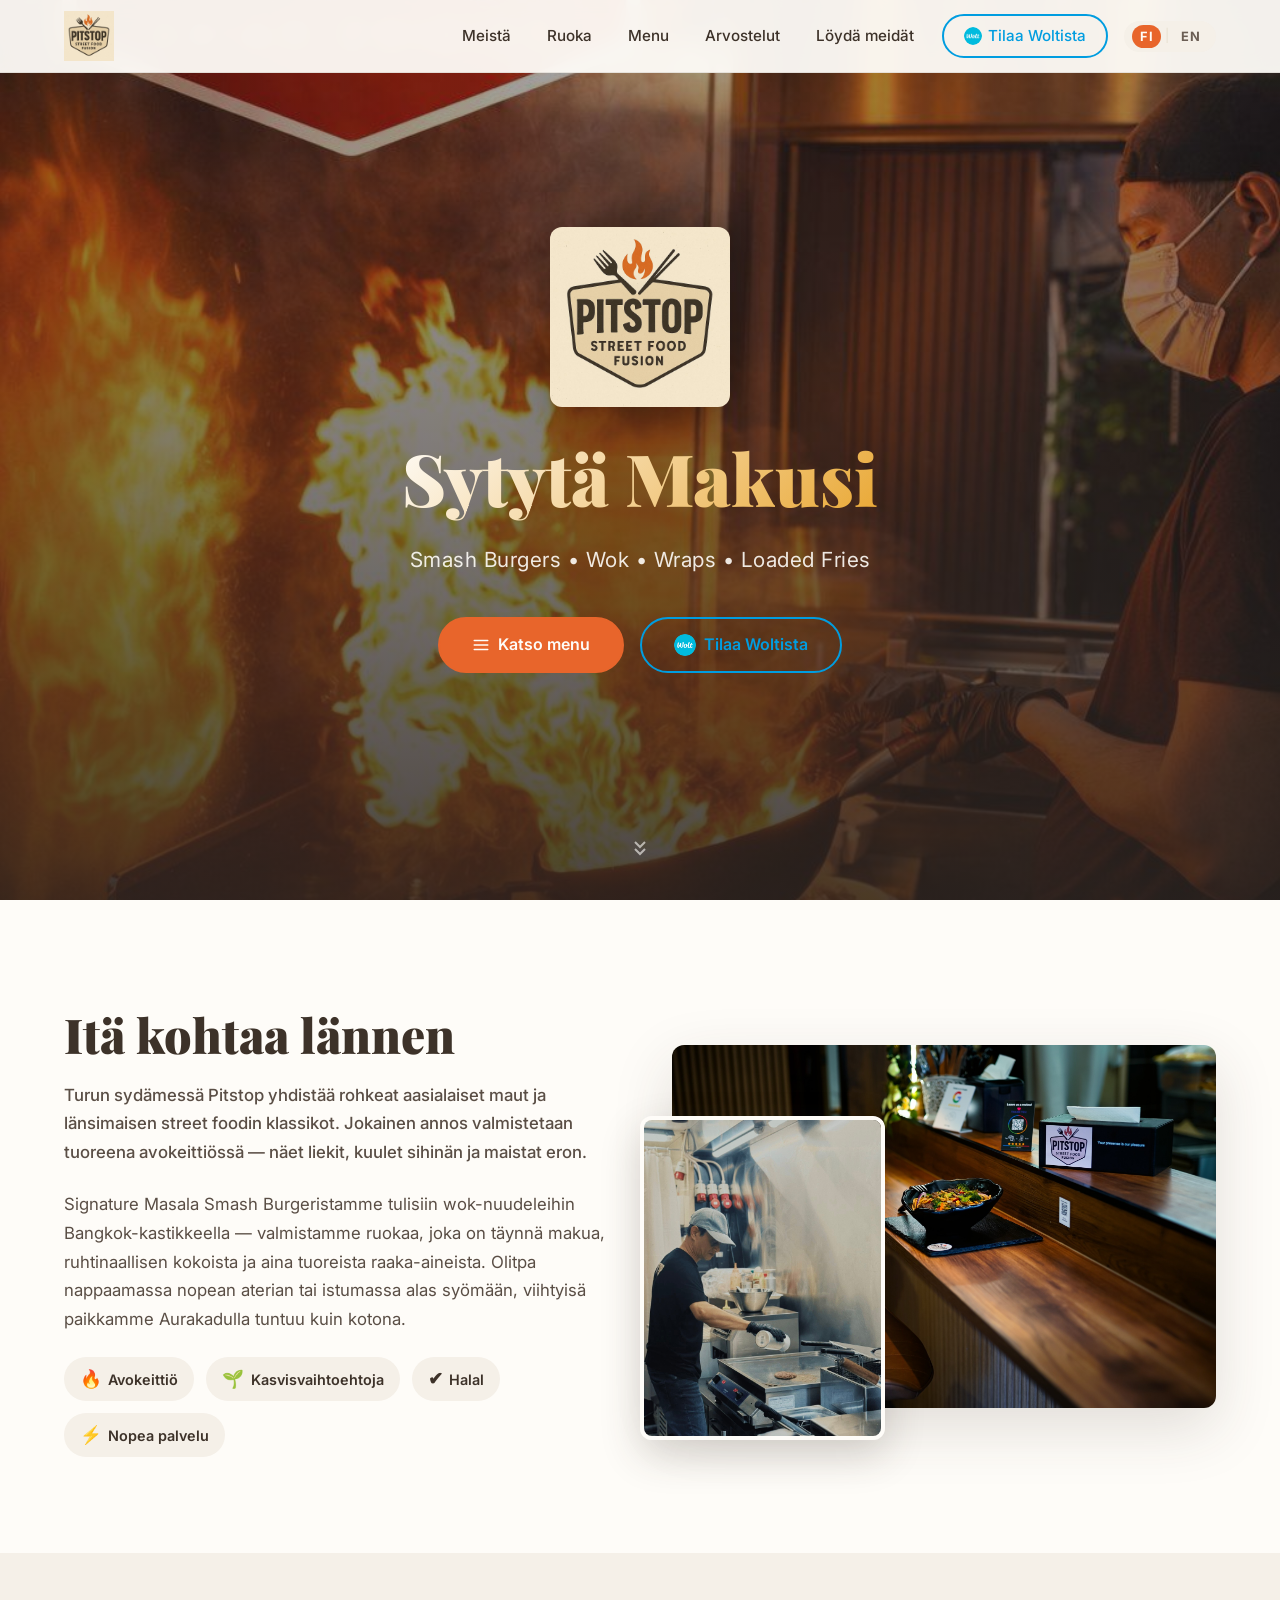
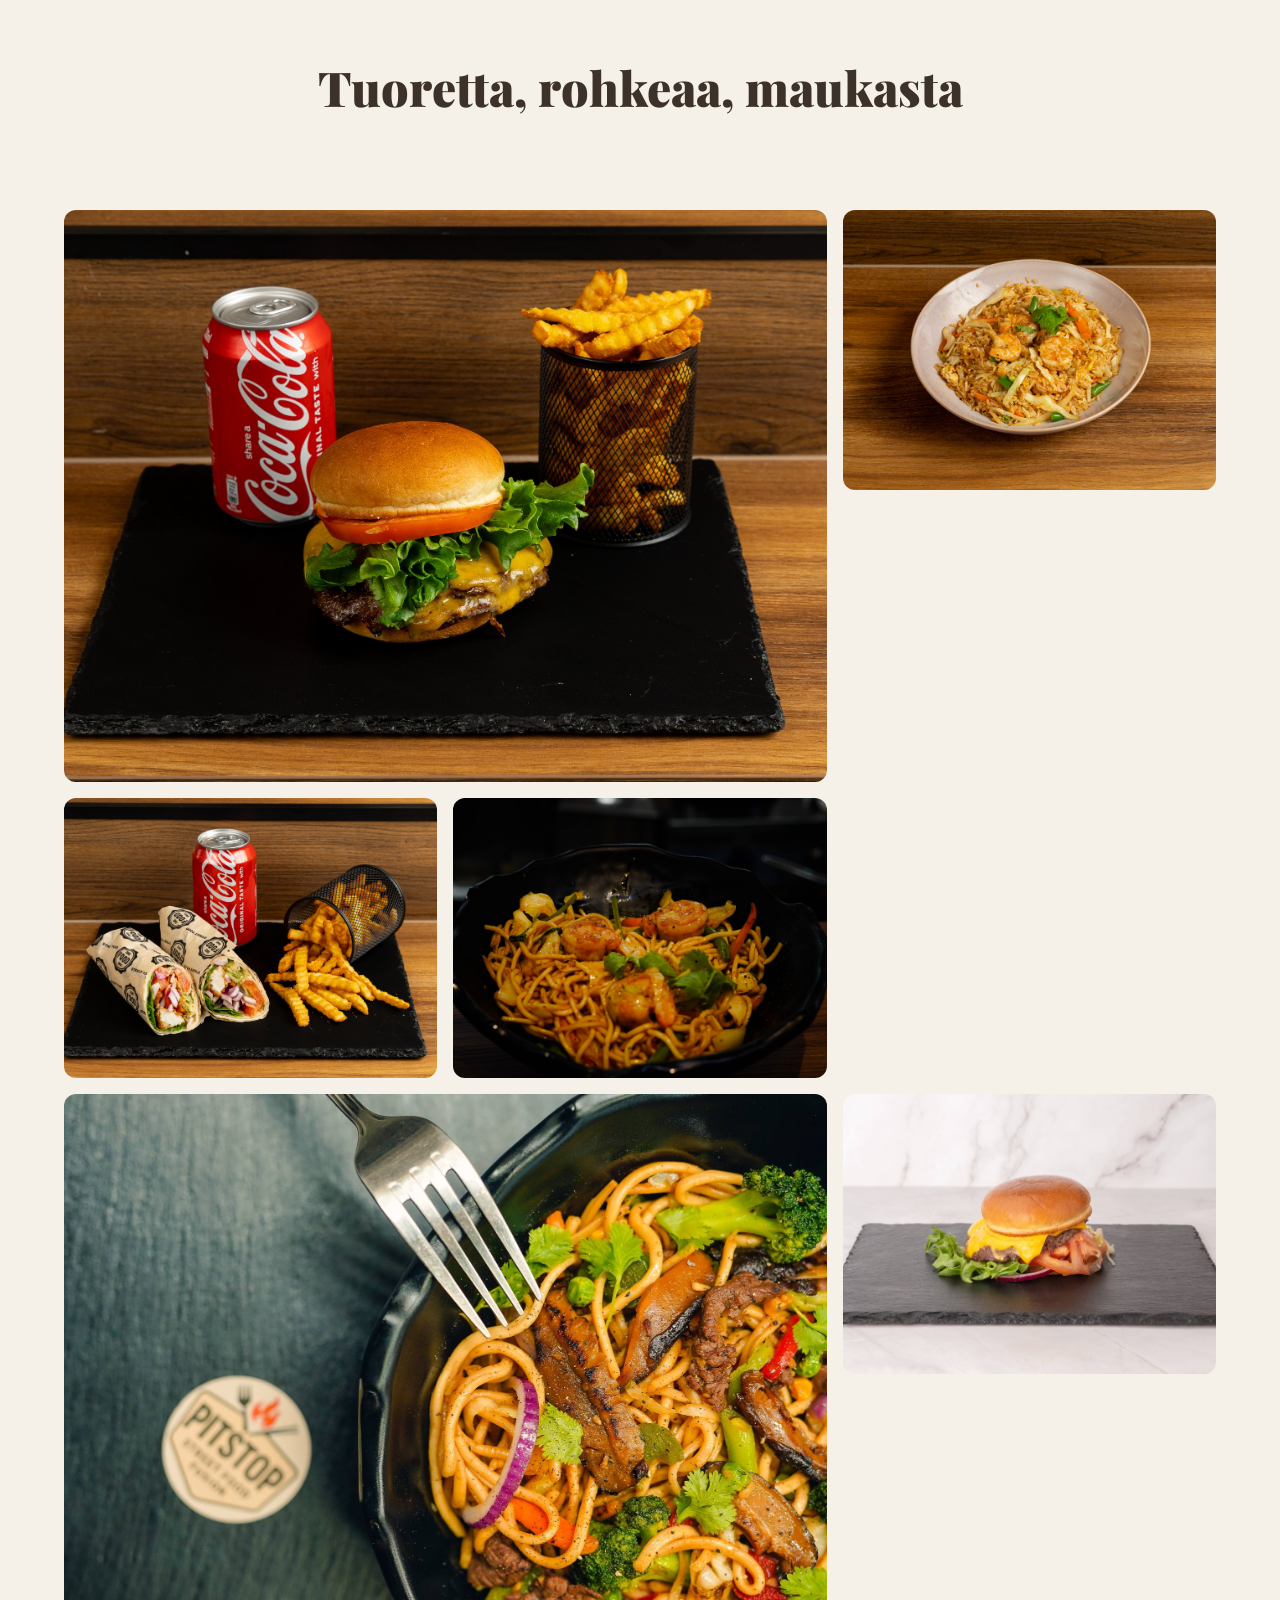
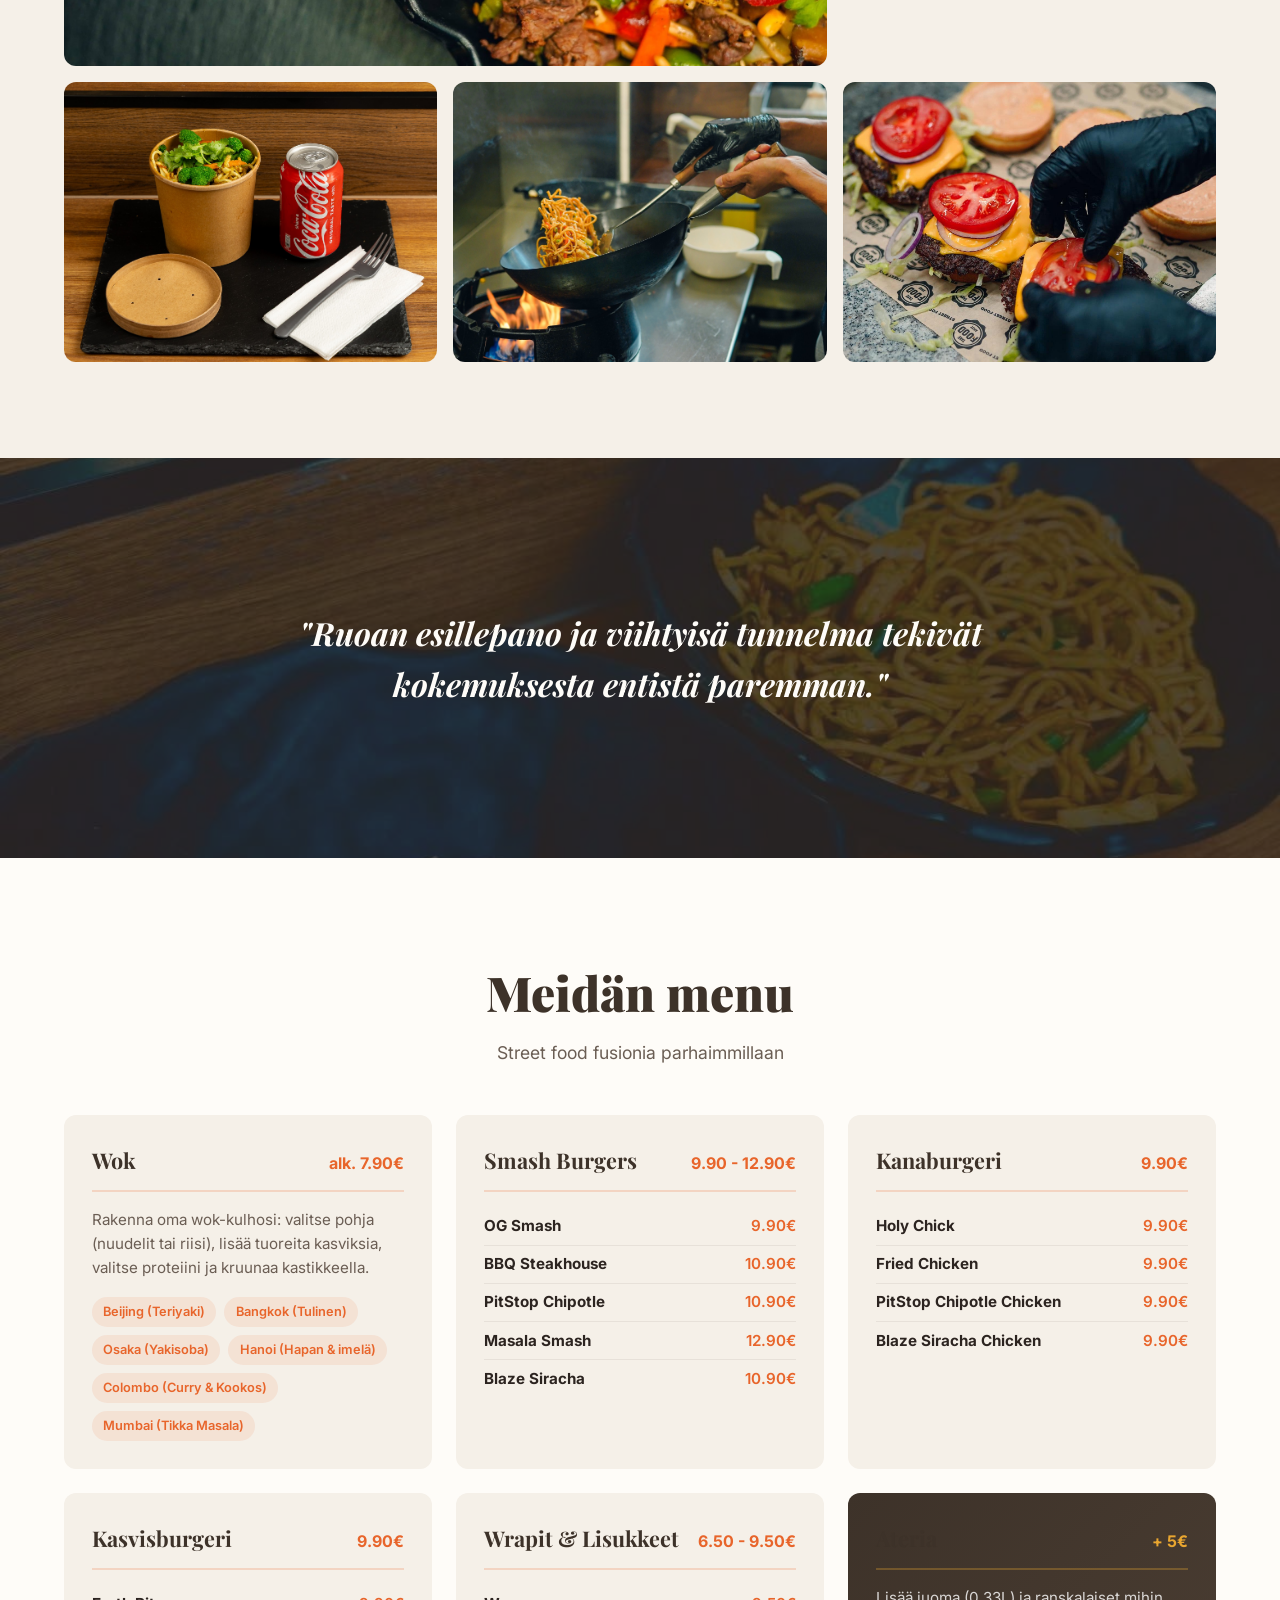
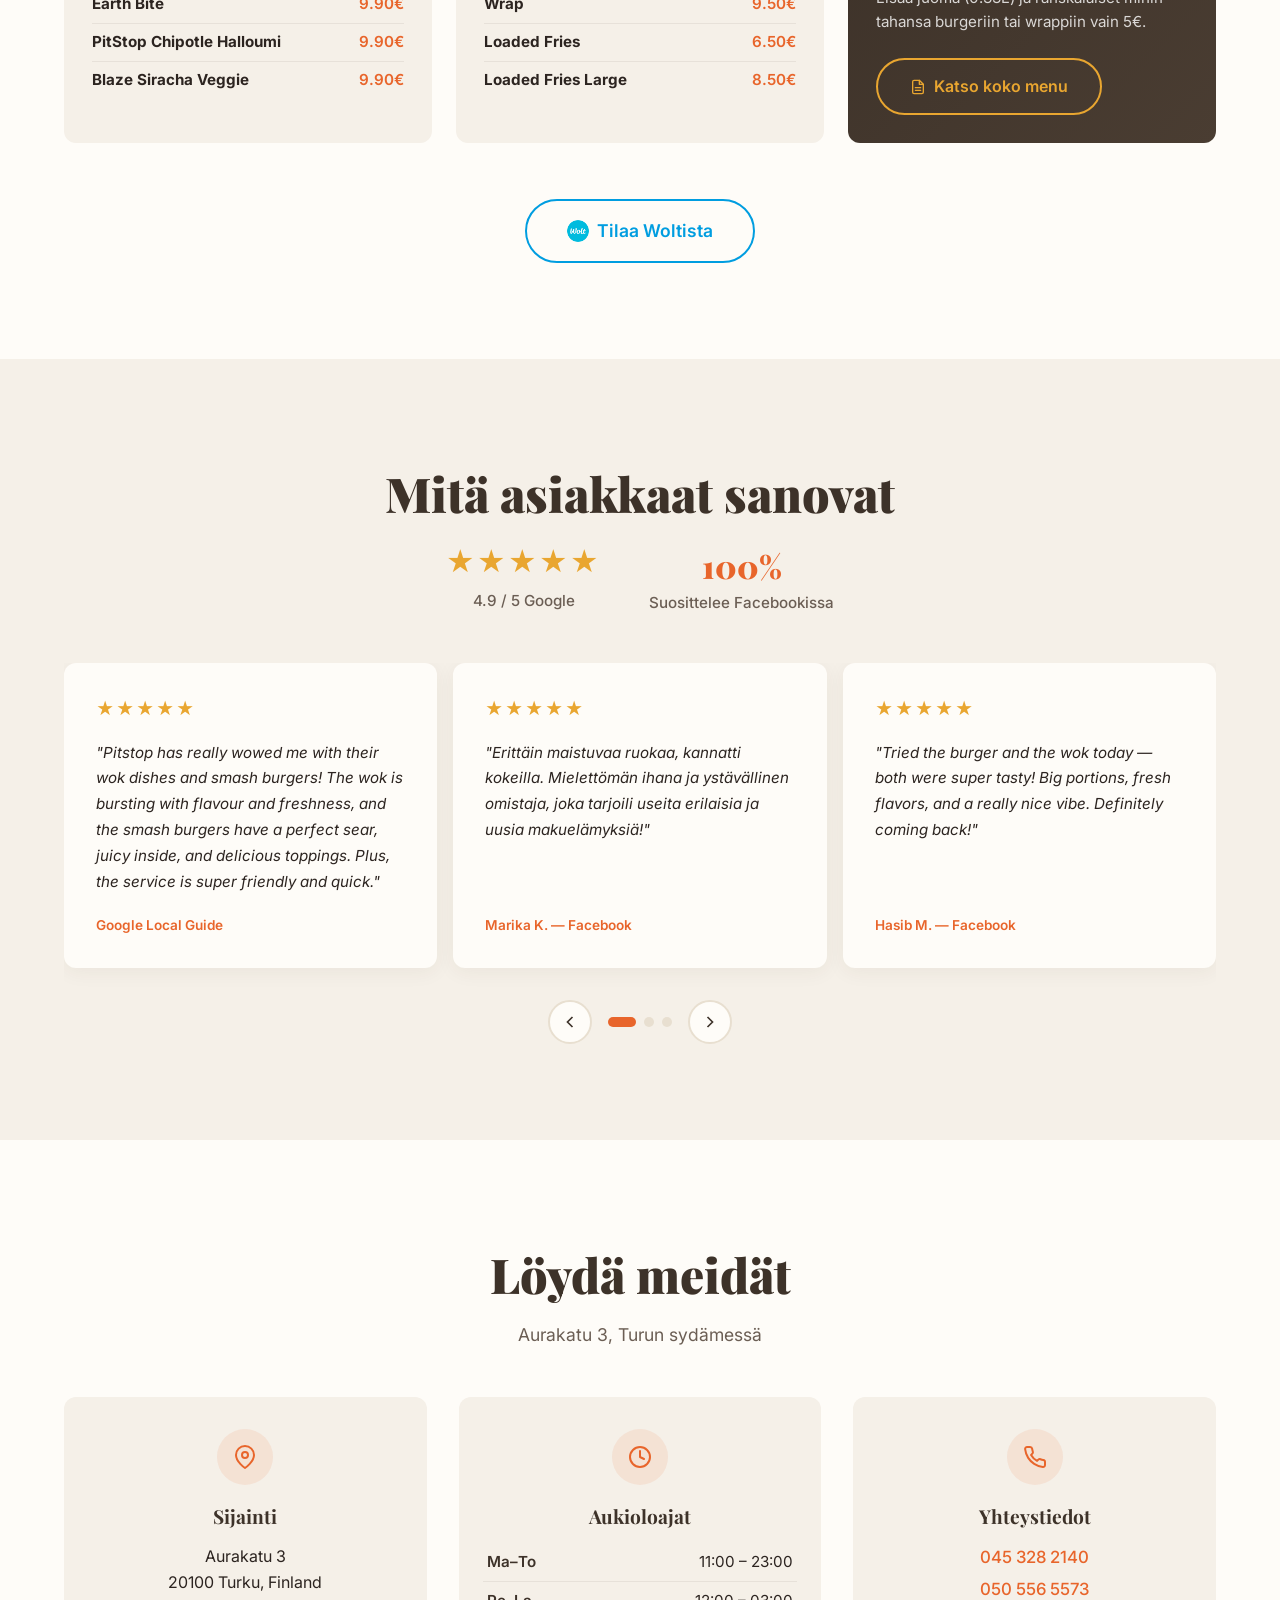
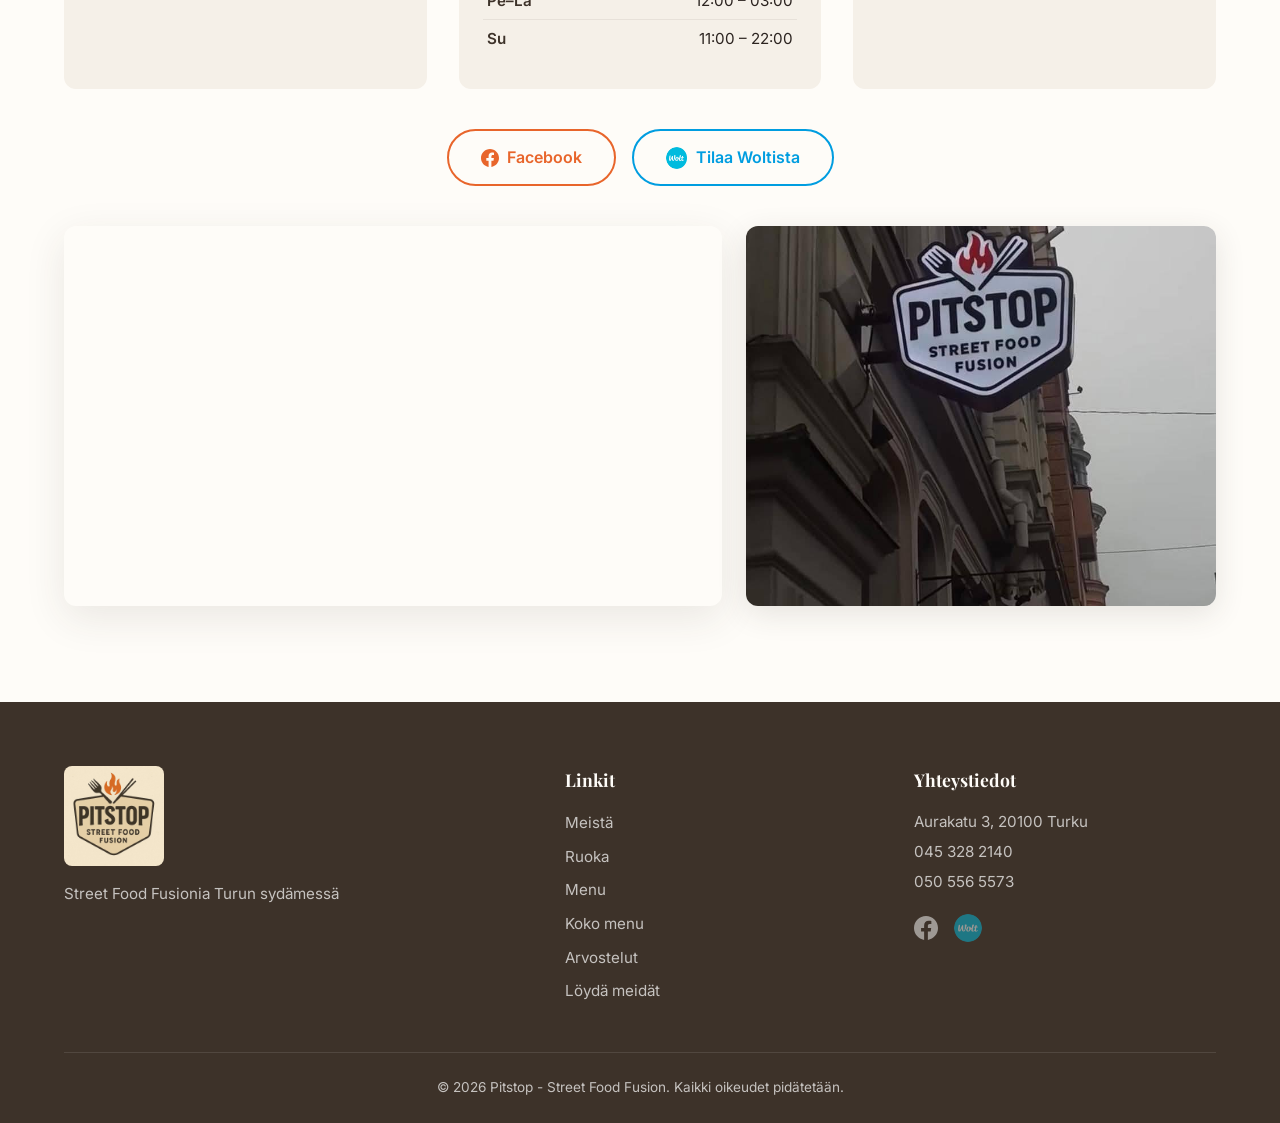
<file: site/index.html>
<!doctype html>
<html lang="fi">
  <head>
    <meta charset="UTF-8" />
    <meta name="viewport" content="width=device-width, initial-scale=1.0" />
    <title>Pitstop - Street Food Fusion | Turku</title>
    <meta
      name="description"
      content="Pitstop Street Food Fusion - Smash burgereita, wok-annoksia, wrappejä ja loaded friessejä Turun sydämessä. Tuoreita raaka-aineita, rohkeita makuja, viihtyisä tunnelma."
    />
    <meta property="og:title" content="Pitstop - Street Food Fusion | Turku" />
    <meta
      property="og:description"
      content="Smash burgereita, wok-annoksia, wrappejä & loaded friessejä. Tuoretta, rohkeaa, valmistettu silmiesi edessä."
    />
    <meta property="og:image" content="../pitstop_logo.jpg" />
    <meta property="og:type" content="website" />
    <link rel="icon" type="image/jpeg" href="../pitstop_logo.jpg" />
    <link rel="preconnect" href="https://fonts.googleapis.com" />
    <link rel="preconnect" href="https://fonts.gstatic.com" crossorigin />
    <link
      href="https://fonts.googleapis.com/css2?family=Playfair+Display:wght@700;900&family=Inter:wght@400;500;600;700&display=swap"
      rel="stylesheet"
    />
    <link rel="stylesheet" href="css/style.css" />
  </head>
  <body>
    <!-- Navigation -->
    <nav class="navbar" id="navbar">
      <div class="nav-container">
        <a href="#hero" class="nav-logo">
          <img
            src="../pitstop_logo.jpg"
            alt="Pitstop Street Food Fusion"
            class="nav-logo-img"
          />
        </a>
        <button
          class="nav-toggle"
          id="navToggle"
          aria-label="Toggle navigation"
        >
          <span class="hamburger"></span>
        </button>
        <ul class="nav-menu" id="navMenu">
          <li>
            <a href="#about" class="nav-link"
              ><span class="lang-fi">Meistä</span
              ><span class="lang-en">About</span></a
            >
          </li>
          <li>
            <a href="#food" class="nav-link"
              ><span class="lang-fi">Ruoka</span
              ><span class="lang-en">Food</span></a
            >
          </li>
          <li><a href="#menu" class="nav-link">Menu</a></li>
          <li>
            <a href="#reviews" class="nav-link"
              ><span class="lang-fi">Arvostelut</span
              ><span class="lang-en">Reviews</span></a
            >
          </li>
          <li>
            <a href="#contact" class="nav-link"
              ><span class="lang-fi">Löydä meidät</span
              ><span class="lang-en">Visit Us</span></a
            >
          </li>
          <li>
            <a
              href="https://wolt.com/fi/fin/turku/restaurant/ravintola-pitstop"
              target="_blank"
              rel="noopener"
              class="nav-link nav-cta"
            >
              <img src="../Wolt_logo.png" alt="" class="btn-wolt-icon" />
              <span class="lang-fi">Tilaa Woltista</span
              ><span class="lang-en">Order on Wolt</span>
            </a>
          </li>
          <li class="nav-lang-item">
            <div class="lang-switch">
              <button
                class="lang-option active"
                data-lang="fi"
                aria-label="Suomeksi"
              >
                FI
              </button>
              <span class="lang-divider">|</span>
              <button class="lang-option" data-lang="en" aria-label="English">
                EN
              </button>
            </div>
          </li>
        </ul>
      </div>
    </nav>
    <div class="nav-backdrop" id="navBackdrop"></div>

    <!-- Hero Section -->
    <section class="hero" id="hero">
      <div class="hero-bg">
        <img
          src="../images/pitstop_ignite_your_taste_flames_pan.jpg"
          alt="Chef cooking with flames at Pitstop"
          class="hero-bg-img"
        />
      </div>
      <div class="hero-overlay"></div>
      <div class="hero-content">
        <img src="../pitstop_logo.jpg" alt="Pitstop Logo" class="hero-logo" />
        <p class="hero-tagline">
          <span class="lang-fi">Sytytä Makusi</span
          ><span class="lang-en">Ignite Your Taste</span>
        </p>
        <p class="hero-sub">
          Smash Burgers &bull; Wok &bull; Wraps &bull; Loaded Fries
        </p>
        <div class="hero-actions">
          <a href="#menu" class="btn btn-primary">
            <svg
              class="btn-icon"
              width="18"
              height="18"
              viewBox="0 0 24 24"
              fill="none"
              stroke="currentColor"
              stroke-width="2"
              stroke-linecap="round"
              stroke-linejoin="round"
            >
              <line x1="3" y1="6" x2="21" y2="6" />
              <line x1="3" y1="12" x2="21" y2="12" />
              <line x1="3" y1="18" x2="21" y2="18" />
            </svg>
            <span class="lang-fi">Katso menu</span
            ><span class="lang-en">See Our Menu</span>
          </a>
          <a
            href="https://wolt.com/fi/fin/turku/restaurant/ravintola-pitstop"
            target="_blank"
            rel="noopener"
            class="btn btn-wolt"
          >
            <img src="../Wolt_logo.png" alt="" class="btn-wolt-icon" />
            <span class="lang-fi">Tilaa Woltista</span
            ><span class="lang-en">Order on Wolt</span>
          </a>
        </div>
      </div>
      <a href="#about" class="scroll-indicator" aria-label="Scroll down">
        <svg
          width="24"
          height="24"
          viewBox="0 0 24 24"
          fill="none"
          stroke="currentColor"
          stroke-width="2"
        >
          <path d="M7 13l5 5 5-5M7 6l5 5 5-5" />
        </svg>
      </a>
    </section>

    <!-- About Section -->
    <section class="section about" id="about">
      <div class="container">
        <div class="about-grid">
          <div class="about-text fade-in">
            <h2 class="section-title">
              <span class="lang-fi">Itä kohtaa lännen</span
              ><span class="lang-en">Where East Meets West</span>
            </h2>
            <p class="about-lead lang-fi">
              Turun sydämessä Pitstop yhdistää rohkeat aasialaiset maut ja
              länsimaisen street foodin klassikot. Jokainen annos valmistetaan
              tuoreena avokeittiössä &mdash; näet liekit, kuulet sihinän ja
              maistat eron.
            </p>
            <p class="about-lead lang-en">
              In the heart of Turku, Pitstop brings together bold Asian flavors
              and Western street food classics. Every dish is made fresh in our
              open kitchen &mdash; you see the flames, hear the sizzle, and
              taste the difference.
            </p>

            <p class="lang-fi">
              Signature Masala Smash Burgeristamme tulisiin wok-nuudeleihin
              Bangkok-kastikkeella &mdash; valmistamme ruokaa, joka on täynnä
              makua, ruhtinaallisen kokoista ja aina tuoreista raaka-aineista.
              Olitpa nappaamassa nopean aterian tai istumassa alas syömään,
              viihtyisä paikkamme Aurakadulla tuntuu kuin kotona.
            </p>
            <p class="lang-en">
              From our signature Masala Smash Burger to sizzling wok noodles
              with Bangkok sauce, we craft food that's full of flavor, generous
              in portion, and always made with fresh ingredients. Whether you're
              grabbing a quick bite or sitting down for a meal, our cozy spot on
              Aurakatu feels like home.
            </p>

            <div class="about-badges">
              <span class="badge"
                ><span class="badge-icon">&#x1F525;</span>
                <span class="lang-fi">Avokeittiö</span
                ><span class="lang-en">Open Kitchen</span></span
              >
              <span class="badge"
                ><span class="badge-icon">&#x1F331;</span>
                <span class="lang-fi">Kasvisvaihtoehtoja</span
                ><span class="lang-en">Veggie Options</span></span
              >
              <span class="badge"
                ><span class="badge-icon">&#x2714;</span> Halal</span
              >
              <span class="badge"
                ><span class="badge-icon">&#x26A1;</span>
                <span class="lang-fi">Nopea palvelu</span
                ><span class="lang-en">Fast Service</span></span
              >
            </div>
          </div>
          <div class="about-images fade-in">
            <img
              src="../images/pitstop_bar_desk.jpg"
              alt="Viihtyisä tiski Pitstopissa tuoreen wok-kulhon kanssa"
              class="about-img about-img-main"
              loading="lazy"
            />
            <img
              src="../images/beef_frying_chef.jpg"
              alt="Kokki paistaa lihaa avotulella"
              class="about-img about-img-accent"
              loading="lazy"
            />
          </div>
        </div>
      </div>
    </section>

    <!-- Food Gallery Section -->
    <section class="section food" id="food">
      <div class="container">
        <h2 class="section-title centered fade-in">
          <span class="lang-fi">Tuoretta, rohkeaa, maukasta</span
          ><span class="lang-en">Made Fresh, Served Bold</span>
        </h2>
        <p class="section-subtitle centered fade-in">
          <span class="lang-fi"
            >Jokainen annos valmistetaan intohimolla avokeittiössä</span
          ><span class="lang-en"
            >Every dish crafted with passion in our open kitchen</span
          >
        </p>
        <div class="gallery-grid">
          <div class="gallery-item gallery-item-wide fade-in">
            <img
              src="../images/coke_burger_and_fries.jpg"
              alt="Burger-ateria ranskalaisilla ja Coca-Colalla"
              loading="lazy"
            />
          </div>
          <div class="gallery-item fade-in">
            <img
              src="../images/simple_shrimp_bowl.jpg"
              alt="Katkarapu-wok-kulho"
              loading="lazy"
            />
          </div>
          <div class="gallery-item fade-in">
            <img
              src="../images/wraps_coke_and_fries.jpg"
              alt="Wrapit Coca-Colan ja ranskalaisten kanssa"
              loading="lazy"
            />
          </div>
          <div class="gallery-item fade-in">
            <img
              src="../images/shrimp_bowl_closeup.jpg"
              alt="Katkarapu-wok-kulho lähikuvassa"
              loading="lazy"
            />
          </div>
          <div class="gallery-item gallery-item-wide fade-in">
            <img
              src="../images/meal_bowl_with_logo.jpg"
              alt="Tuore wok-kulho Pitstop-brändäyksellä"
              loading="lazy"
            />
          </div>
          <div class="gallery-item fade-in">
            <img
              src="../images/burger_on_platter.jpg"
              alt="Smash burger tarjottimella"
              loading="lazy"
            />
          </div>
          <div class="gallery-item fade-in">
            <img
              src="../images/cup_meal_with_coke.jpg"
              alt="Cup-ateria Coca-Colan kanssa"
              loading="lazy"
            />
          </div>
          <div class="gallery-item fade-in">
            <img
              src="../images/kitchen_on_pan_cooking.jpg"
              alt="Ruoanvalmistusta pannulla avokeittiössä"
              loading="lazy"
            />
          </div>
          <div class="gallery-item fade-in">
            <img
              src="../images/tomatoes_on_burgers.jpg"
              alt="Tuoreita tomaatteja burgereiden päällä"
              loading="lazy"
            />
          </div>
        </div>
      </div>
    </section>

    <!-- Parallax Divider -->
    <section class="parallax-divider">
      <img
        src="../images/coca_cola_dimmed_2_meals.jpg"
        alt=""
        class="parallax-img"
        loading="lazy"
      />
      <div class="parallax-overlay"></div>
      <div class="parallax-content">
        <p class="parallax-quote lang-fi">
          "Ruoan esillepano ja viihtyisä tunnelma tekivät kokemuksesta entistä
          paremman."
        </p>
        <p class="parallax-quote lang-en">
          "The food presentation and cozy atmosphere made the experience even
          better."
        </p>
      </div>
    </section>

    <!-- Menu Section -->
    <section class="section menu-section" id="menu">
      <div class="container">
        <h2 class="section-title centered fade-in">
          <span class="lang-fi">Meidän menu</span
          ><span class="lang-en">Our Menu</span>
        </h2>
        <p class="section-subtitle centered fade-in">
          <span class="lang-fi">Street food fusionia parhaimmillaan</span
          ><span class="lang-en">Street food fusion at its finest</span>
        </p>

        <div class="menu-grid">
          <!-- Wok -->
          <div class="menu-card fade-in">
            <div class="menu-card-header">
              <h3>Wok</h3>
              <span class="menu-price">alk. 7.90&euro;</span>
            </div>
            <p class="menu-card-desc lang-fi">
              Rakenna oma wok-kulhosi: valitse pohja (nuudelit tai riisi), lisää
              tuoreita kasviksia, valitse proteiini ja kruunaa kastikkeella.
            </p>
            <p class="menu-card-desc lang-en">
              Build your own wok bowl: choose your base (noodles or rice), add
              fresh veggies, pick your protein, and top it with one of our
              signature sauces.
            </p>
            <div class="menu-tags">
              <span class="menu-tag">Beijing (Teriyaki)</span>
              <span class="menu-tag"
                >Bangkok (<span class="lang-fi">Tulinen</span
                ><span class="lang-en">Hot</span>)</span
              >
              <span class="menu-tag">Osaka (Yakisoba)</span>
              <span class="menu-tag"
                >Hanoi (<span class="lang-fi">Hapan &amp; imelä</span
                ><span class="lang-en">Sweet &amp; Sour</span>)</span
              >
              <span class="menu-tag"
                >Colombo (Curry &amp; <span class="lang-fi">Kookos</span
                ><span class="lang-en">Coconut</span>)</span
              >
              <span class="menu-tag">Mumbai (Tikka Masala)</span>
            </div>
          </div>

          <!-- Beef Burgers -->
          <div class="menu-card fade-in">
            <div class="menu-card-header">
              <h3>Smash Burgers</h3>
              <span class="menu-price">9.90 - 12.90&euro;</span>
            </div>
            <ul class="menu-list">
              <li><strong>OG Smash</strong> <span>9.90&euro;</span></li>
              <li><strong>BBQ Steakhouse</strong> <span>10.90&euro;</span></li>
              <li>
                <strong>PitStop Chipotle</strong> <span>10.90&euro;</span>
              </li>
              <li><strong>Masala Smash</strong> <span>12.90&euro;</span></li>
              <li><strong>Blaze Siracha</strong> <span>10.90&euro;</span></li>
            </ul>
          </div>

          <!-- Chicken Burgers -->
          <div class="menu-card fade-in">
            <div class="menu-card-header">
              <h3>
                <span class="lang-fi">Kanaburgeri</span
                ><span class="lang-en">Chicken Burgers</span>
              </h3>
              <span class="menu-price">9.90&euro;</span>
            </div>
            <ul class="menu-list">
              <li><strong>Holy Chick</strong> <span>9.90&euro;</span></li>
              <li><strong>Fried Chicken</strong> <span>9.90&euro;</span></li>
              <li>
                <strong>PitStop Chipotle Chicken</strong>
                <span>9.90&euro;</span>
              </li>
              <li>
                <strong>Blaze Siracha Chicken</strong> <span>9.90&euro;</span>
              </li>
            </ul>
          </div>

          <!-- Vege Burgers -->
          <div class="menu-card fade-in">
            <div class="menu-card-header">
              <h3>
                <span class="lang-fi">Kasvisburgeri</span
                ><span class="lang-en">Vege Burgers</span>
              </h3>
              <span class="menu-price">9.90&euro;</span>
            </div>
            <ul class="menu-list">
              <li><strong>Earth Bite</strong> <span>9.90&euro;</span></li>
              <li>
                <strong>PitStop Chipotle Halloumi</strong>
                <span>9.90&euro;</span>
              </li>
              <li>
                <strong>Blaze Siracha Veggie</strong> <span>9.90&euro;</span>
              </li>
            </ul>
          </div>

          <!-- Wraps & Sides -->
          <div class="menu-card fade-in">
            <div class="menu-card-header">
              <h3>
                <span class="lang-fi">Wrapit &amp; Lisukkeet</span
                ><span class="lang-en">Wraps &amp; Sides</span>
              </h3>
              <span class="menu-price">6.50 - 9.50&euro;</span>
            </div>
            <ul class="menu-list">
              <li><strong>Wrap</strong> <span>9.50&euro;</span></li>
              <li><strong>Loaded Fries</strong> <span>6.50&euro;</span></li>
              <li>
                <strong>Loaded Fries Large</strong> <span>8.50&euro;</span>
              </li>
            </ul>
          </div>

          <!-- Meal Deal -->
          <div class="menu-card menu-card-highlight fade-in">
            <div class="menu-card-header">
              <h3>
                <span class="lang-fi">Ateria</span
                ><span class="lang-en">Meal Deal</span>
              </h3>
              <span class="menu-price">+ 5&euro;</span>
            </div>
            <p class="menu-card-desc lang-fi">
              Lisää juoma (0.33L) ja ranskalaiset mihin tahansa burgeriin tai
              wrappiin vain 5&euro;.
            </p>
            <p class="menu-card-desc lang-en">
              Add a drink (0.33L) and french fries to any burger or wrap for
              just 5&euro;.
            </p>
            <div class="menu-card-actions">
              <a href="menu.html" class="btn btn-outline">
                <svg
                  class="btn-icon"
                  width="16"
                  height="16"
                  viewBox="0 0 24 24"
                  fill="none"
                  stroke="currentColor"
                  stroke-width="2"
                  stroke-linecap="round"
                  stroke-linejoin="round"
                >
                  <path
                    d="M14 2H6a2 2 0 0 0-2 2v16a2 2 0 0 0 2 2h12a2 2 0 0 0 2-2V8z"
                  />
                  <polyline points="14 2 14 8 20 8" />
                  <line x1="16" y1="13" x2="8" y2="13" />
                  <line x1="16" y1="17" x2="8" y2="17" />
                </svg>
                <span class="lang-fi">Katso koko menu</span
                ><span class="lang-en">View Full Menu</span>
              </a>
            </div>
          </div>
        </div>

        <div class="menu-cta fade-in">
          <a
            href="https://wolt.com/fi/fin/turku/restaurant/ravintola-pitstop"
            target="_blank"
            rel="noopener"
            class="btn btn-wolt btn-lg"
          >
            <img src="../Wolt_logo.png" alt="" class="btn-wolt-icon" />
            <span class="lang-fi">Tilaa Woltista</span
            ><span class="lang-en">Order on Wolt</span>
          </a>
        </div>
      </div>
    </section>

    <!-- Reviews Section -->
    <section class="section reviews" id="reviews">
      <div class="container">
        <h2 class="section-title centered fade-in">
          <span class="lang-fi">Mitä asiakkaat sanovat</span
          ><span class="lang-en">What People Say</span>
        </h2>
        <div class="reviews-stats fade-in">
          <div class="review-stat">
            <div class="stars">&#9733;&#9733;&#9733;&#9733;&#9733;</div>
            <p>4.9 / 5 Google</p>
          </div>
          <div class="review-stat">
            <div class="recommend-badge">100%</div>
            <p>
              <span class="lang-fi">Suosittelee Facebookissa</span
              ><span class="lang-en">Recommend on Facebook</span>
            </p>
          </div>
        </div>

        <div class="reviews-carousel" id="reviewsCarousel">
          <div class="reviews-track" id="reviewsTrack">
            <div class="review-card">
              <div class="review-stars">
                &#9733;&#9733;&#9733;&#9733;&#9733;
              </div>
              <p class="review-text">
                "Pitstop has really wowed me with their wok dishes and smash
                burgers! The wok is bursting with flavour and freshness, and the
                smash burgers have a perfect sear, juicy inside, and delicious
                toppings. Plus, the service is super friendly and quick."
              </p>
              <p class="review-author">Google Local Guide</p>
            </div>
            <div class="review-card">
              <div class="review-stars">
                &#9733;&#9733;&#9733;&#9733;&#9733;
              </div>
              <p class="review-text">
                "Erittäin maistuvaa ruokaa, kannatti kokeilla. Mielettömän ihana
                ja ystävällinen omistaja, joka tarjoili useita erilaisia ja
                uusia makuelämyksiä!"
              </p>
              <p class="review-author">Marika K. &mdash; Facebook</p>
            </div>
            <div class="review-card">
              <div class="review-stars">
                &#9733;&#9733;&#9733;&#9733;&#9733;
              </div>
              <p class="review-text">
                "Tried the burger and the wok today &mdash; both were super
                tasty! Big portions, fresh flavors, and a really nice vibe.
                Definitely coming back!"
              </p>
              <p class="review-author">Hasib M. &mdash; Facebook</p>
            </div>
            <div class="review-card">
              <div class="review-stars">
                &#9733;&#9733;&#9733;&#9733;&#9733;
              </div>
              <p class="review-text">
                "I have tasted Wok Noodles from many places across the globe but
                this is one of the bests! The owner and the chef of the
                restaurant are very welcoming and humble!"
              </p>
              <p class="review-author">Google Local Guide</p>
            </div>
            <div class="review-card">
              <div class="review-stars">
                &#9733;&#9733;&#9733;&#9733;&#9733;
              </div>
              <p class="review-text">
                "This place gave me japan vibes &mdash; open kitchen, wok,
                burgers. The people were amazing and we had a nice talk."
              </p>
              <p class="review-author">Google Review</p>
            </div>
            <div class="review-card">
              <div class="review-stars">
                &#9733;&#9733;&#9733;&#9733;&#9733;
              </div>
              <p class="review-text">
                "Really good authentic Asian food. The WOK is really amazing.
                Price / quality combo best in Turku."
              </p>
              <p class="review-author">Carl-Bertil B. &mdash; Google</p>
            </div>
            <div class="review-card">
              <div class="review-stars">
                &#9733;&#9733;&#9733;&#9733;&#9733;
              </div>
              <p class="review-text">
                "A cozy, small burger+wok spot right next to Taco Nito. Best
                burger I've had in Turku in a long time, crispy, well seasoned
                fries and reasonable prices."
              </p>
              <p class="review-author">Google Review</p>
            </div>
            <div class="review-card">
              <div class="review-stars">
                &#9733;&#9733;&#9733;&#9733;&#9733;
              </div>
              <p class="review-text">
                "From the moment I walked in, I was impressed by the warm
                atmosphere and welcoming staff. The menu is creative yet
                comforting, and every dish was bursting with flavor."
              </p>
              <p class="review-author">Delowar H. &mdash; Facebook</p>
            </div>
            <div class="review-card">
              <div class="review-stars">&#9733;&#9733;&#9733;&#9733;&#9733;</div>
              <p class="review-text">"Pitstop is the best restaurant in town. The wok and the burgers are exceptional. Great food, cozy ambiance, and very friendly service &mdash; it honestly feels like home. Highly recommended!"</p>
              <p class="review-author">Google Review</p>
            </div>
          </div>
          <div class="carousel-controls">
            <button
              class="carousel-btn carousel-prev"
              id="carouselPrev"
              aria-label="Previous reviews"
            >
              <svg
                width="20"
                height="20"
                viewBox="0 0 24 24"
                fill="none"
                stroke="currentColor"
                stroke-width="2"
              >
                <path d="M15 18l-6-6 6-6" />
              </svg>
            </button>
            <div class="carousel-dots" id="carouselDots"></div>
            <button
              class="carousel-btn carousel-next"
              id="carouselNext"
              aria-label="Next reviews"
            >
              <svg
                width="20"
                height="20"
                viewBox="0 0 24 24"
                fill="none"
                stroke="currentColor"
                stroke-width="2"
              >
                <path d="M9 18l6-6-6-6" />
              </svg>
            </button>
          </div>
        </div>
      </div>
    </section>

    <!-- Contact / Location Section -->
    <section class="section contact" id="contact">
      <div class="container">
        <h2 class="section-title centered fade-in">
          <span class="lang-fi">Löydä meidät</span
          ><span class="lang-en">Visit Us</span>
        </h2>
        <p class="section-subtitle centered fade-in">
          <span class="lang-fi">Aurakatu 3, Turun sydämessä</span
          ><span class="lang-en">Aurakatu 3, in the heart of Turku</span>
        </p>

        <div class="contact-cards fade-in">
          <!-- Location Card -->
          <div class="contact-card">
            <div class="contact-card-icon">
              <svg
                width="24"
                height="24"
                viewBox="0 0 24 24"
                fill="none"
                stroke="currentColor"
                stroke-width="2"
                stroke-linecap="round"
                stroke-linejoin="round"
              >
                <path d="M21 10c0 7-9 13-9 13s-9-6-9-13a9 9 0 0 1 18 0z" />
                <circle cx="12" cy="10" r="3" />
              </svg>
            </div>
            <h3>
              <span class="lang-fi">Sijainti</span
              ><span class="lang-en">Location</span>
            </h3>
            <p>Aurakatu 3<br />20100 Turku, Finland</p>
          </div>

          <!-- Hours Card -->
          <div class="contact-card">
            <div class="contact-card-icon">
              <svg
                width="24"
                height="24"
                viewBox="0 0 24 24"
                fill="none"
                stroke="currentColor"
                stroke-width="2"
                stroke-linecap="round"
                stroke-linejoin="round"
              >
                <circle cx="12" cy="12" r="10" />
                <polyline points="12 6 12 12 16 14" />
              </svg>
            </div>
            <h3>
              <span class="lang-fi">Aukioloajat</span
              ><span class="lang-en">Opening Hours</span>
            </h3>
            <table class="hours-table">
              <tr>
                <td>
                  <span class="lang-fi">Ma&ndash;To</span
                  ><span class="lang-en">Mon&ndash;Thu</span>
                </td>
                <td>11:00 &ndash; 23:00</td>
              </tr>
              <tr>
                <td>
                  <span class="lang-fi">Pe&ndash;La</span
                  ><span class="lang-en">Fri&ndash;Sat</span>
                </td>
                <td>12:00 &ndash; 03:00</td>
              </tr>
              <tr>
                <td>
                  <span class="lang-fi">Su</span
                  ><span class="lang-en">Sun</span>
                </td>
                <td>11:00 &ndash; 22:00</td>
              </tr>
            </table>
          </div>

          <!-- Contact Card -->
          <div class="contact-card">
            <div class="contact-card-icon">
              <svg
                width="24"
                height="24"
                viewBox="0 0 24 24"
                fill="none"
                stroke="currentColor"
                stroke-width="2"
                stroke-linecap="round"
                stroke-linejoin="round"
              >
                <path
                  d="M22 16.92v3a2 2 0 0 1-2.18 2 19.79 19.79 0 0 1-8.63-3.07 19.5 19.5 0 0 1-6-6 19.79 19.79 0 0 1-3.07-8.67A2 2 0 0 1 4.11 2h3a2 2 0 0 1 2 1.72 12.84 12.84 0 0 0 .7 2.81 2 2 0 0 1-.45 2.11L8.09 9.91a16 16 0 0 0 6 6l1.27-1.27a2 2 0 0 1 2.11-.45 12.84 12.84 0 0 0 2.81.7A2 2 0 0 1 22 16.92z"
                />
              </svg>
            </div>
            <h3>
              <span class="lang-fi">Yhteystiedot</span
              ><span class="lang-en">Contact</span>
            </h3>
            <p><a href="tel:+358453282140">045 328 2140</a></p>
            <p><a href="tel:+358505565573">050 556 5573</a></p>
          </div>
        </div>

        <div class="contact-actions-center fade-in">
          <a
            href="https://www.facebook.com/ravintolapitstop"
            target="_blank"
            rel="noopener"
            class="btn btn-outline"
          >
            <svg
              class="btn-icon"
              width="18"
              height="18"
              viewBox="0 0 24 24"
              fill="currentColor"
            >
              <path
                d="M24 12.073c0-6.627-5.373-12-12-12s-12 5.373-12 12c0 5.99 4.388 10.954 10.125 11.854v-8.385H7.078v-3.47h3.047V9.43c0-3.007 1.792-4.669 4.533-4.669 1.312 0 2.686.235 2.686.235v2.953H15.83c-1.491 0-1.956.925-1.956 1.874v2.25h3.328l-.532 3.47h-2.796v8.385C19.612 23.027 24 18.062 24 12.073z"
              />
            </svg>
            Facebook
          </a>
          <a
            href="https://wolt.com/fi/fin/turku/restaurant/ravintola-pitstop"
            target="_blank"
            rel="noopener"
            class="btn btn-wolt"
          >
            <img src="../Wolt_logo.png" alt="" class="btn-wolt-icon" />
            <span class="lang-fi">Tilaa Woltista</span
            ><span class="lang-en">Order on Wolt</span>
          </a>
        </div>

        <div class="contact-media-row fade-in">
          <div class="contact-map">
            <iframe
              src="https://maps.google.com/maps?q=Pitstop+Street+Food+Fusion+Aurakatu+3+Turku+Finland&t=&z=16&ie=UTF8&iwloc=&output=embed"
              width="100%"
              height="100%"
              style="border: 0"
              allowfullscreen=""
              loading="lazy"
              referrerpolicy="no-referrer-when-downgrade"
              title="Pitstop sijainti Google Mapsissa"
            >
            </iframe>
          </div>
          <div class="contact-street">
            <img
              src="../images/pitstop_logo_by_the_street.jpg"
              alt="Pitstop ravintola kadulta kuvattuna"
              class="contact-street-img"
              loading="lazy"
            />
          </div>
        </div>
      </div>
    </section>

    <!-- Footer -->
    <footer class="footer">
      <div class="container">
        <div class="footer-grid">
          <div class="footer-brand">
            <img src="../pitstop_logo.jpg" alt="Pitstop" class="footer-logo" />
            <p>
              <span class="lang-fi">Street Food Fusionia Turun sydämessä</span
              ><span class="lang-en"
                >Street Food Fusion in the Heart of Turku</span
              >
            </p>
          </div>
          <div class="footer-links">
            <h4>
              <span class="lang-fi">Linkit</span
              ><span class="lang-en">Quick Links</span>
            </h4>
            <ul>
              <li>
                <a href="#about"
                  ><span class="lang-fi">Meistä</span
                  ><span class="lang-en">About</span></a
                >
              </li>
              <li>
                <a href="#food"
                  ><span class="lang-fi">Ruoka</span
                  ><span class="lang-en">Food</span></a
                >
              </li>
              <li><a href="#menu">Menu</a></li>
              <li>
                <a href="menu.html"
                  ><span class="lang-fi">Koko menu</span
                  ><span class="lang-en">Full Menu</span></a
                >
              </li>
              <li>
                <a href="#reviews"
                  ><span class="lang-fi">Arvostelut</span
                  ><span class="lang-en">Reviews</span></a
                >
              </li>
              <li>
                <a href="#contact"
                  ><span class="lang-fi">Löydä meidät</span
                  ><span class="lang-en">Visit Us</span></a
                >
              </li>
            </ul>
          </div>
          <div class="footer-contact">
            <h4>
              <span class="lang-fi">Yhteystiedot</span
              ><span class="lang-en">Get in Touch</span>
            </h4>
            <p>Aurakatu 3, 20100 Turku</p>
            <p><a href="tel:+358453282140">045 328 2140</a></p>
            <p><a href="tel:+358505565573">050 556 5573</a></p>
            <div class="footer-social">
              <a
                href="https://www.facebook.com/ravintolapitstop"
                target="_blank"
                rel="noopener"
                aria-label="Facebook"
              >
                <svg
                  width="24"
                  height="24"
                  viewBox="0 0 24 24"
                  fill="currentColor"
                >
                  <path
                    d="M24 12.073c0-6.627-5.373-12-12-12s-12 5.373-12 12c0 5.99 4.388 10.954 10.125 11.854v-8.385H7.078v-3.47h3.047V9.43c0-3.007 1.792-4.669 4.533-4.669 1.312 0 2.686.235 2.686.235v2.953H15.83c-1.491 0-1.956.925-1.956 1.874v2.25h3.328l-.532 3.47h-2.796v8.385C19.612 23.027 24 18.062 24 12.073z"
                  />
                </svg>
              </a>
              <a
                href="https://wolt.com/fi/fin/turku/restaurant/ravintola-pitstop"
                target="_blank"
                rel="noopener"
                aria-label="Wolt"
                class="footer-wolt-link"
              >
                <img
                  src="../Wolt_logo.png"
                  alt="Tilaa Woltista"
                  class="footer-wolt-logo"
                />
              </a>
            </div>
          </div>
        </div>
        <div class="footer-bottom">
          <p>
            &copy; 2026 Pitstop - Street Food Fusion.
            <span class="lang-fi">Kaikki oikeudet pidätetään.</span
            ><span class="lang-en">All rights reserved.</span>
          </p>
        </div>
      </div>
    </footer>

    <script src="js/main.js"></script>
  </body>
</html>
</file>
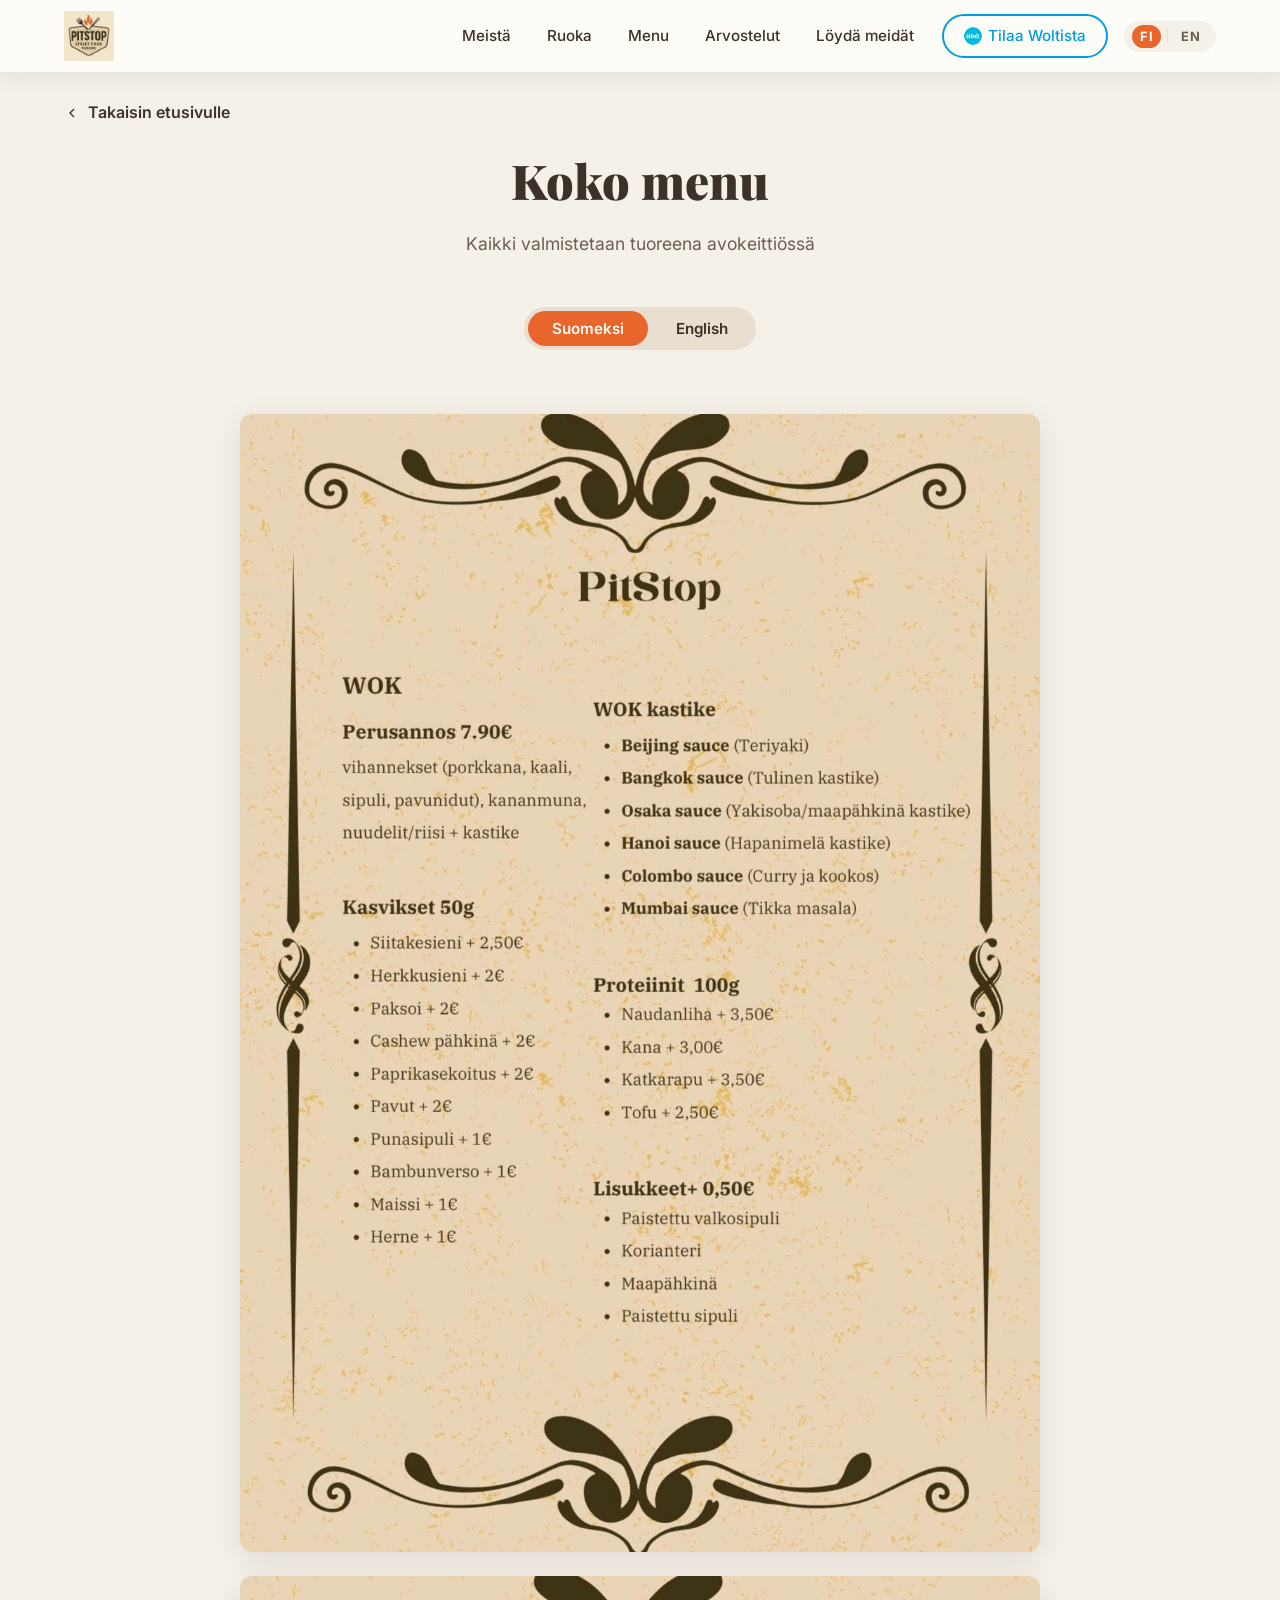
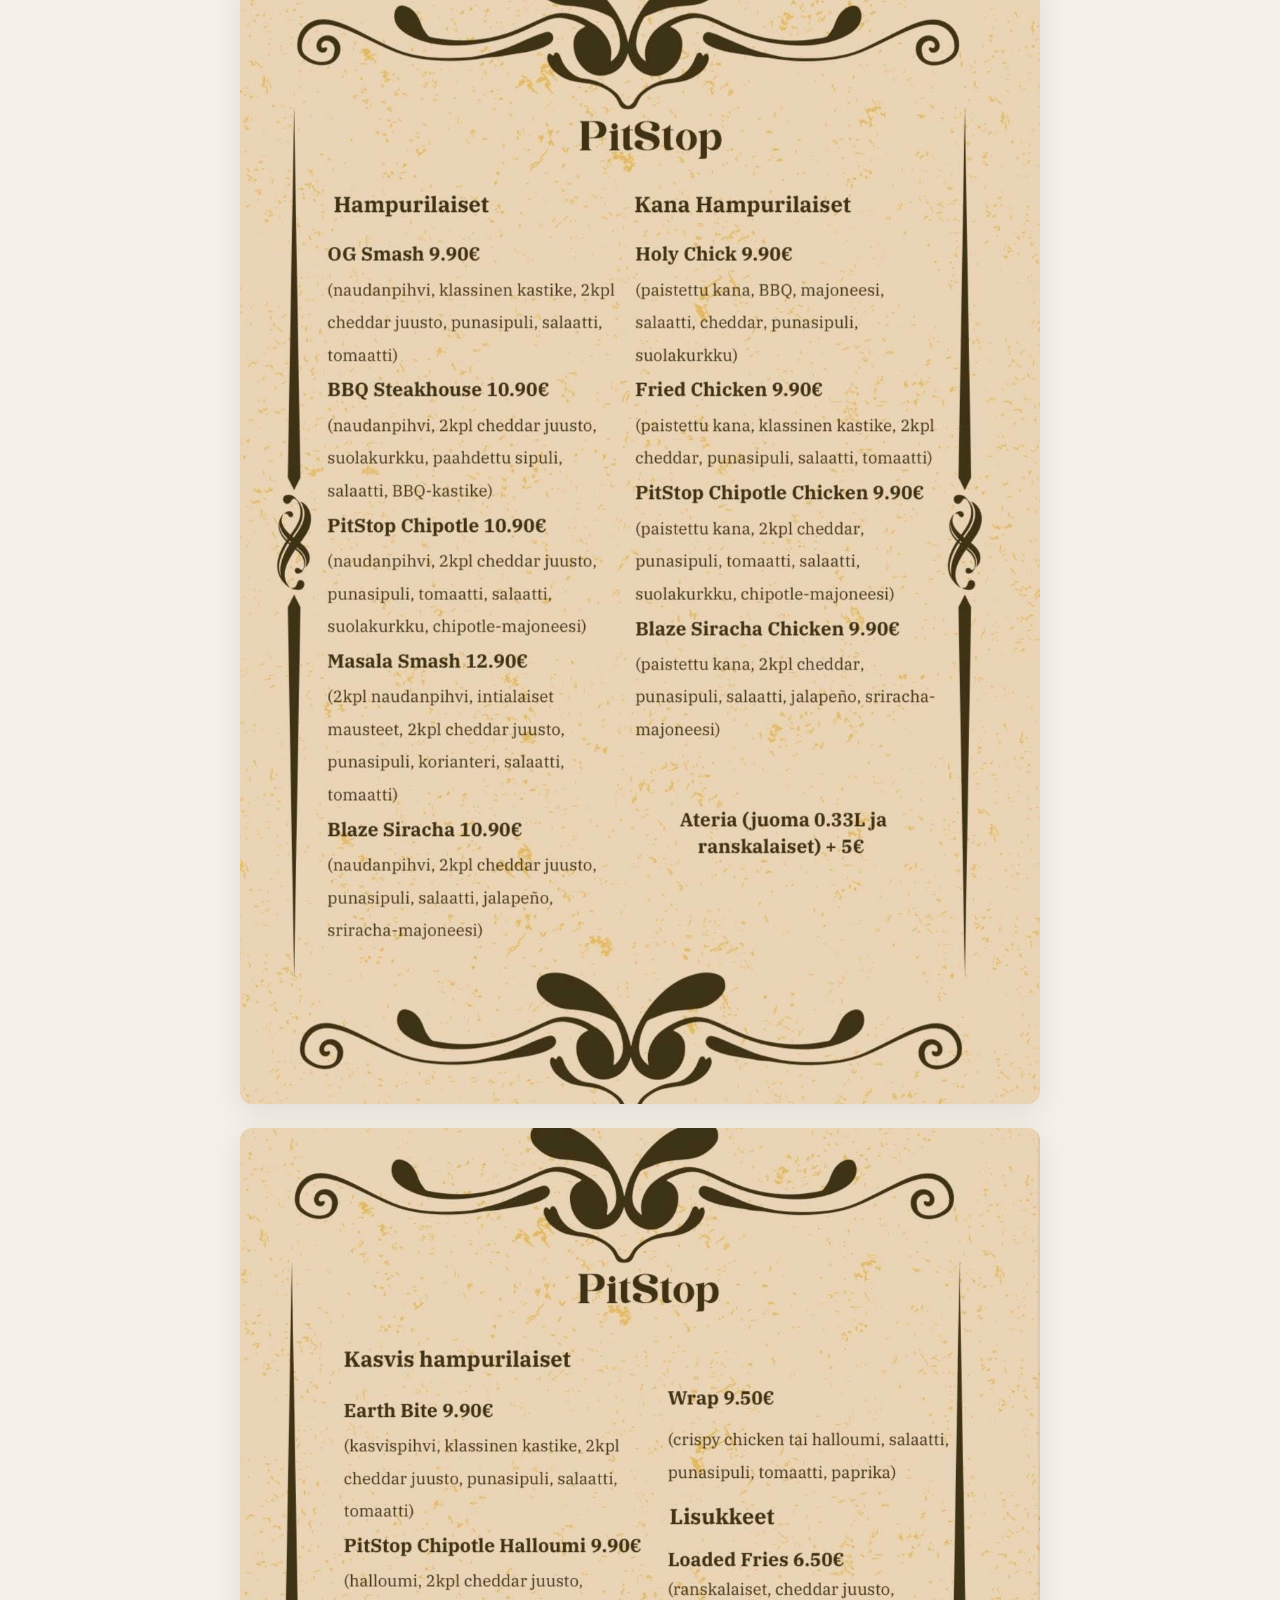
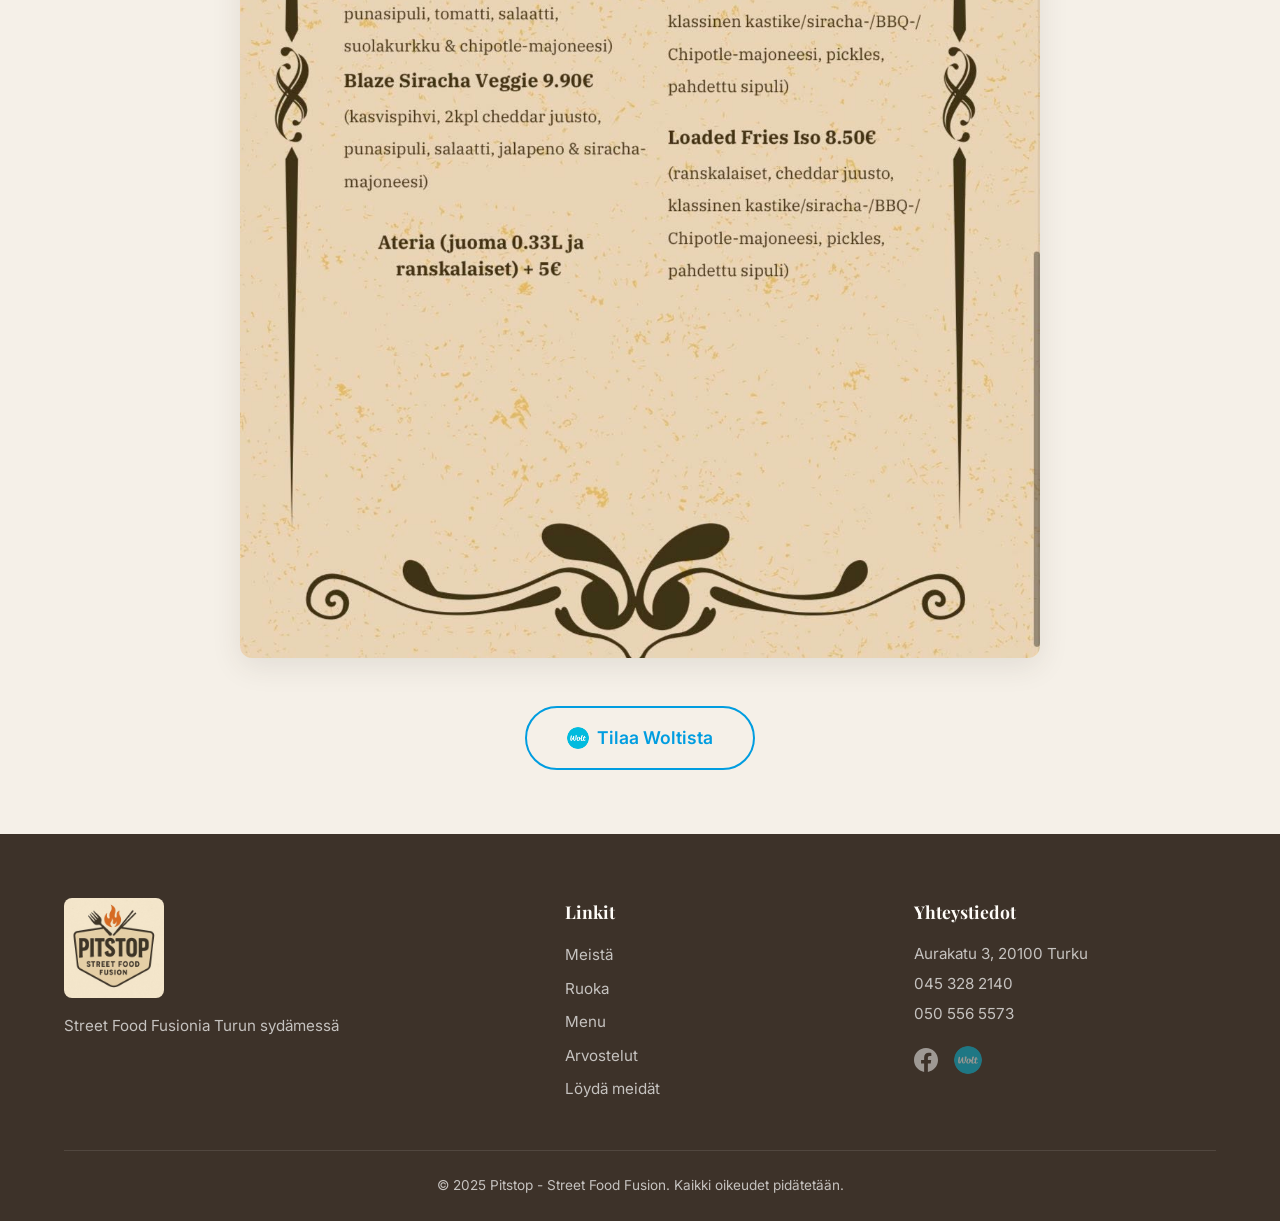
<file: site/menu.html>
<!DOCTYPE html>
<html lang="fi">
<head>
  <meta charset="UTF-8">
  <meta name="viewport" content="width=device-width, initial-scale=1.0">
  <title>Menu - Pitstop Street Food Fusion | Turku</title>
  <meta name="description" content="Katso Pitstop Street Food Fusionin koko menu. Smash burgereita, wok-annoksia, wrappejä, loaded friessejä ja paljon muuta Turussa.">
  <link rel="icon" type="image/jpeg" href="../pitstop_logo.jpg">
  <link rel="preconnect" href="https://fonts.googleapis.com">
  <link rel="preconnect" href="https://fonts.gstatic.com" crossorigin>
  <link href="https://fonts.googleapis.com/css2?family=Playfair+Display:wght@700;900&family=Inter:wght@400;500;600;700&display=swap" rel="stylesheet">
  <link rel="stylesheet" href="css/style.css">
  <style>
    .menu-page {
      min-height: 100vh;
      padding-top: 100px;
      padding-bottom: 4rem;
    }

    .menu-page-header {
      text-align: center;
      margin-bottom: 2rem;
    }

    .menu-page-header .section-title {
      margin-bottom: 0.75rem;
    }

    .menu-lang-toggle {
      display: inline-flex;
      background: var(--color-tan);
      border-radius: 50px;
      padding: 4px;
      gap: 4px;
      margin-bottom: 2rem;
    }

    .menu-lang-btn {
      padding: 0.5rem 1.5rem;
      border: none;
      background: transparent;
      border-radius: 50px;
      font-family: var(--font-body);
      font-weight: 600;
      font-size: 0.95rem;
      cursor: pointer;
      transition: all var(--transition);
      color: var(--color-dark);
    }

    .menu-lang-btn.active {
      background: var(--color-flame);
      color: var(--color-white);
    }

    .menu-lang-btn:not(.active):hover {
      background: rgba(232, 101, 43, 0.1);
    }

    .menu-images {
      max-width: 800px;
      margin: 0 auto;
      display: none;
      flex-direction: column;
      gap: 1.5rem;
    }

    .menu-images.active {
      display: flex;
    }

    .menu-images img {
      width: 100%;
      border-radius: var(--border-radius);
      box-shadow: 0 8px 30px rgba(61, 50, 41, 0.1);
    }

    .menu-page-cta {
      text-align: center;
      margin-top: 3rem;
    }

    .menu-back {
      display: inline-flex;
      align-items: center;
      gap: 0.5rem;
      color: var(--color-dark);
      font-weight: 600;
      margin-bottom: 1rem;
    }

    .menu-back:hover {
      color: var(--color-flame);
    }

    @media (max-width: 360px) {
      .menu-page {
        padding-top: 80px;
      }

      .menu-lang-btn {
        padding: 0.4rem 1rem;
        font-size: 0.85rem;
      }
    }
  </style>
</head>
<body>
  <!-- Navigation -->
  <nav class="navbar scrolled" id="navbar">
    <div class="nav-container">
      <a href="index.html" class="nav-logo">
        <img src="../pitstop_logo.jpg" alt="Pitstop Street Food Fusion" class="nav-logo-img">
      </a>
      <button class="nav-toggle" id="navToggle" aria-label="Toggle navigation">
        <span class="hamburger"></span>
      </button>
      <ul class="nav-menu" id="navMenu">
        <li><a href="index.html#about" class="nav-link"><span class="lang-fi">Meistä</span><span class="lang-en">About</span></a></li>
        <li><a href="index.html#food" class="nav-link"><span class="lang-fi">Ruoka</span><span class="lang-en">Food</span></a></li>
        <li><a href="index.html#menu" class="nav-link">Menu</a></li>
        <li><a href="index.html#reviews" class="nav-link"><span class="lang-fi">Arvostelut</span><span class="lang-en">Reviews</span></a></li>
        <li><a href="index.html#contact" class="nav-link"><span class="lang-fi">Löydä meidät</span><span class="lang-en">Visit Us</span></a></li>
        <li>
          <a href="https://wolt.com/fi/fin/turku/restaurant/ravintola-pitstop" target="_blank" rel="noopener" class="nav-link nav-cta">
            <img src="../Wolt_logo.png" alt="" class="btn-wolt-icon">
            <span class="lang-fi">Tilaa Woltista</span><span class="lang-en">Order on Wolt</span>
          </a>
        </li>
        <li class="nav-lang-item">
          <div class="lang-switch">
            <button class="lang-option active" data-lang="fi" aria-label="Suomeksi">FI</button>
            <span class="lang-divider">|</span>
            <button class="lang-option" data-lang="en" aria-label="English">EN</button>
          </div>
        </li>
      </ul>
    </div>
  </nav>
  <div class="nav-backdrop" id="navBackdrop"></div>

  <main class="menu-page">
    <div class="container">
      <a href="index.html" class="menu-back">
        <svg width="16" height="16" viewBox="0 0 24 24" fill="none" stroke="currentColor" stroke-width="2"><path d="M15 18l-6-6 6-6"/></svg>
        <span class="lang-fi">Takaisin etusivulle</span><span class="lang-en">Back to Home</span>
      </a>

      <div class="menu-page-header">
        <h1 class="section-title">
          <span class="lang-fi">Koko menu</span><span class="lang-en">Our Full Menu</span>
        </h1>
        <p class="section-subtitle">
          <span class="lang-fi">Kaikki valmistetaan tuoreena avokeittiössä</span><span class="lang-en">Everything made fresh in our open kitchen</span>
        </p>

        <div class="menu-lang-toggle">
          <button class="menu-lang-btn active" data-menu-lang="fi">Suomeksi</button>
          <button class="menu-lang-btn" data-menu-lang="en">English</button>
        </div>
      </div>

      <!-- Finnish Menu (default) -->
      <div class="menu-images menu-images-fi active" id="menuFi">
        <img src="../menu/menu_page_2.jpg" alt="Pitstop Menu - Wok-annokset (Suomeksi)" loading="lazy">
        <img src="../menu/menu_page_4.jpg" alt="Pitstop Menu - Hampurilaiset (Suomeksi)" loading="lazy">
        <img src="../menu/menu_page_6.jpg" alt="Pitstop Menu - Kasvis, Wrapit & Lisukkeet (Suomeksi)" loading="lazy">
      </div>

      <!-- English Menu -->
      <div class="menu-images menu-images-en" id="menuEn">
        <img src="../menu/menu_page_1.jpg" alt="Pitstop Menu - Wok dishes (English)" loading="lazy">
        <img src="../menu/menu_page_3.jpg" alt="Pitstop Menu - Burgers (English)" loading="lazy">
        <img src="../menu/menu_page_5.jpg" alt="Pitstop Menu - Vege Burgers, Wraps & Sides (English)" loading="lazy">
      </div>

      <div class="menu-page-cta">
        <a href="https://wolt.com/fi/fin/turku/restaurant/ravintola-pitstop" target="_blank" rel="noopener" class="btn btn-wolt btn-lg">
          <img src="../Wolt_logo.png" alt="" class="btn-wolt-icon">
          <span class="lang-fi">Tilaa Woltista</span><span class="lang-en">Order on Wolt</span>
        </a>
      </div>
    </div>
  </main>

  <!-- Footer -->
  <footer class="footer">
    <div class="container">
      <div class="footer-grid">
        <div class="footer-brand">
          <img src="../pitstop_logo.jpg" alt="Pitstop" class="footer-logo">
          <p><span class="lang-fi">Street Food Fusionia Turun sydämessä</span><span class="lang-en">Street Food Fusion in the Heart of Turku</span></p>
        </div>
        <div class="footer-links">
          <h4><span class="lang-fi">Linkit</span><span class="lang-en">Quick Links</span></h4>
          <ul>
            <li><a href="index.html#about"><span class="lang-fi">Meistä</span><span class="lang-en">About</span></a></li>
            <li><a href="index.html#food"><span class="lang-fi">Ruoka</span><span class="lang-en">Food</span></a></li>
            <li><a href="index.html#menu">Menu</a></li>
            <li><a href="index.html#reviews"><span class="lang-fi">Arvostelut</span><span class="lang-en">Reviews</span></a></li>
            <li><a href="index.html#contact"><span class="lang-fi">Löydä meidät</span><span class="lang-en">Visit Us</span></a></li>
          </ul>
        </div>
        <div class="footer-contact">
          <h4><span class="lang-fi">Yhteystiedot</span><span class="lang-en">Get in Touch</span></h4>
          <p>Aurakatu 3, 20100 Turku</p>
          <p><a href="tel:+358453282140">045 328 2140</a></p>
          <p><a href="tel:+358505565573">050 556 5573</a></p>
          <div class="footer-social">
            <a href="https://www.facebook.com/ravintolapitstop" target="_blank" rel="noopener" aria-label="Facebook">
              <svg width="24" height="24" viewBox="0 0 24 24" fill="currentColor"><path d="M24 12.073c0-6.627-5.373-12-12-12s-12 5.373-12 12c0 5.99 4.388 10.954 10.125 11.854v-8.385H7.078v-3.47h3.047V9.43c0-3.007 1.792-4.669 4.533-4.669 1.312 0 2.686.235 2.686.235v2.953H15.83c-1.491 0-1.956.925-1.956 1.874v2.25h3.328l-.532 3.47h-2.796v8.385C19.612 23.027 24 18.062 24 12.073z"/></svg>
            </a>
            <a href="https://wolt.com/fi/fin/turku/restaurant/ravintola-pitstop" target="_blank" rel="noopener" aria-label="Wolt" class="footer-wolt-link">
              <img src="../Wolt_logo.png" alt="Tilaa Woltista" class="footer-wolt-logo">
            </a>
          </div>
        </div>
      </div>
      <div class="footer-bottom">
        <p>&copy; 2025 Pitstop - Street Food Fusion. <span class="lang-fi">Kaikki oikeudet pidätetään.</span><span class="lang-en">All rights reserved.</span></p>
      </div>
    </div>
  </footer>

  <script>
    // Mobile nav — side drawer with backdrop
    const toggle = document.getElementById('navToggle');
    const menu = document.getElementById('navMenu');
    const backdrop = document.getElementById('navBackdrop');

    function closeNav() {
      if (menu) menu.classList.remove('open');
      if (toggle) toggle.classList.remove('active');
      if (backdrop) backdrop.classList.remove('open');
      document.body.style.overflow = '';
    }

    if (toggle && menu) {
      toggle.addEventListener('click', () => {
        if (menu.classList.contains('open')) {
          closeNav();
        } else {
          menu.classList.add('open');
          toggle.classList.add('active');
          if (backdrop) backdrop.classList.add('open');
          document.body.style.overflow = 'hidden';
        }
      });

      if (backdrop) backdrop.addEventListener('click', closeNav);

      menu.querySelectorAll('.nav-link').forEach(link => {
        link.addEventListener('click', closeNav);
      });

      document.addEventListener('keydown', (e) => {
        if (e.key === 'Escape') closeNav();
      });
    }

    // Site language toggle (nav FI/EN)
    function initLangSwitch() {
      const langButtons = document.querySelectorAll('.lang-option');
      const savedLang = localStorage.getItem('pitstop-lang') || 'fi';

      function setLang(lang) {
        if (lang === 'en') {
          document.body.classList.add('en');
        } else {
          document.body.classList.remove('en');
        }
        langButtons.forEach(btn => {
          btn.classList.toggle('active', btn.dataset.lang === lang);
        });
      }

      setLang(savedLang);

      langButtons.forEach(btn => {
        btn.addEventListener('click', () => {
          const lang = btn.dataset.lang;
          setLang(lang);
          localStorage.setItem('pitstop-lang', lang);
        });
      });
    }

    // Menu image language toggle
    function initMenuLangToggle() {
      const menuLangBtns = document.querySelectorAll('.menu-lang-btn');
      const menuFi = document.getElementById('menuFi');
      const menuEn = document.getElementById('menuEn');

      menuLangBtns.forEach(btn => {
        btn.addEventListener('click', () => {
          menuLangBtns.forEach(b => b.classList.remove('active'));
          btn.classList.add('active');

          const lang = btn.dataset.menuLang;
          if (lang === 'en') {
            menuFi.classList.remove('active');
            menuEn.classList.add('active');
          } else {
            menuEn.classList.remove('active');
            menuFi.classList.add('active');
          }
        });
      });
    }

    initLangSwitch();
    initMenuLangToggle();
  </script>
</body>
</html>
</file>
<file: site/css/style.css>
/* ============================================
   PITSTOP - Street Food Fusion
   Color palette inspired by the logo
   ============================================ */

:root {
  --color-dark: #3d3229;
  --color-text: #2c2420;
  --color-flame: #e8652b;
  --color-flame-hover: #d4561f;
  --color-amber: #e9a630;
  --color-cream: #f5f0e8;
  --color-tan: #e8dfd0;
  --color-white: #fefcf8;
  --color-wolt: #009de0;
  --color-wolt-hover: #0088c4;
  --color-overlay: rgba(44, 36, 32, 0.7);

  --font-heading: "Playfair Display", Georgia, serif;
  --font-body: "Inter", -apple-system, BlinkMacSystemFont, sans-serif;

  --max-width: 1200px;
  --section-padding: 6rem 0;
  --border-radius: 12px;
  --transition: 0.3s ease;
}

/* ============================================
   Reset & Base
   ============================================ */

*,
*::before,
*::after {
  margin: 0;
  padding: 0;
  box-sizing: border-box;
}

html {
  scroll-behavior: smooth;
  scroll-padding-top: 80px;
}

body {
  font-family: var(--font-body);
  color: var(--color-text);
  background-color: var(--color-cream);
  line-height: 1.6;
  -webkit-font-smoothing: antialiased;
  overflow-x: hidden;
}

img {
  max-width: 100%;
  height: auto;
  display: block;
}

a {
  color: var(--color-flame);
  text-decoration: none;
  transition: color var(--transition);
}

a:hover {
  color: var(--color-flame-hover);
}

.container {
  max-width: var(--max-width);
  margin: 0 auto;
  padding: 0 1.5rem;
}

.section {
  padding: var(--section-padding);
}

.section-title {
  font-family: var(--font-heading);
  font-size: clamp(2rem, 5vw, 3rem);
  font-weight: 900;
  color: var(--color-dark);
  margin-bottom: 0.5rem;
}

.section-title.centered {
  text-align: center;
}

.section-subtitle {
  font-size: 1.1rem;
  color: #6b5e54;
  margin-bottom: 3rem;
}

.section-subtitle.centered {
  text-align: center;
}

/* ============================================
   Language Toggle System
   ============================================ */

.lang-en {
  display: none !important;
}

body.en .lang-fi {
  display: none !important;
}

body.en span.lang-en {
  display: inline !important;
}

body.en p.lang-en,
body.en div.lang-en {
  display: block !important;
}

/* ============================================
   Buttons
   ============================================ */

.btn {
  display: inline-flex;
  align-items: center;
  justify-content: center;
  gap: 0.5rem;
  padding: 0.85rem 2rem;
  border-radius: 50px;
  font-family: var(--font-body);
  font-weight: 600;
  font-size: 1rem;
  cursor: pointer;
  transition: all var(--transition);
  border: 2px solid transparent;
  text-decoration: none;
}

.btn-icon {
  flex-shrink: 0;
}

.btn-wolt-icon {
  width: 22px;
  height: 22px;
  border-radius: 50%;
  flex-shrink: 0;
  object-fit: contain;
}

.btn-primary {
  background: var(--color-flame);
  color: var(--color-white);
  border-color: var(--color-flame);
}

.btn-primary:hover {
  background: var(--color-flame-hover);
  border-color: var(--color-flame-hover);
  color: var(--color-white);
  transform: translateY(-2px);
  box-shadow: 0 8px 25px rgba(232, 101, 43, 0.3);
}

.btn-secondary {
  background: transparent;
  color: var(--color-white);
  border-color: var(--color-white);
}

.btn-secondary:hover {
  background: var(--color-white);
  color: var(--color-dark);
  transform: translateY(-2px);
}

.btn-secondary:hover .btn-wolt-icon-light {
  filter: none;
}

.btn-outline {
  background: transparent;
  color: var(--color-flame);
  border-color: var(--color-flame);
}

.btn-outline:hover {
  background: var(--color-flame);
  color: var(--color-white);
  transform: translateY(-2px);
}

.btn-outline:hover svg[fill="currentColor"] {
  fill: var(--color-white);
}

.btn-wolt {
  color: var(--color-wolt);
  border-color: var(--color-wolt);
}

.btn-wolt:hover {
  background: var(--color-wolt-hover);
  border-color: var(--color-wolt-hover);
  color: var(--color-white);
  transform: translateY(-2px);
  box-shadow: 0 8px 25px rgba(0, 157, 224, 0.3);
}

.btn-lg {
  padding: 1rem 2.5rem;
  font-size: 1.1rem;
}

/* ============================================
   Navigation
   ============================================ */

.navbar {
  position: fixed;
  top: 0;
  left: 0;
  right: 0;
  z-index: 1000;
  background: rgba(254, 252, 248, 0.95);
  backdrop-filter: blur(10px);
  -webkit-backdrop-filter: blur(10px);
  border-bottom: 1px solid rgba(61, 50, 41, 0.1);
  transition: all var(--transition);
}

.navbar.scrolled {
  box-shadow: 0 2px 20px rgba(61, 50, 41, 0.1);
}

.nav-container {
  max-width: var(--max-width);
  margin: 0 auto;
  padding: 0 1.5rem;
  display: flex;
  align-items: center;
  justify-content: space-between;
  height: 72px;
}

.nav-logo-img {
  height: 50px;
  width: auto;
}

.nav-menu {
  display: flex;
  align-items: center;
  list-style: none;
  gap: 0.25rem;
}

.nav-link {
  padding: 0.5rem 1rem;
  color: var(--color-dark);
  font-weight: 500;
  font-size: 0.95rem;
  border-radius: 8px;
  transition: all var(--transition);
  display: inline-flex;
  align-items: center;
  gap: 0.4rem;
}

.nav-link:hover {
  color: var(--color-flame);
  background: rgba(232, 101, 43, 0.08);
}

.nav-cta {
  background: transparent;
  color: var(--color-wolt) !important;
  border: 2px solid var(--color-wolt);
  border-radius: 50px;
  padding: 0.5rem 1.25rem;
  margin-left: 0.5rem;
}

.nav-cta:hover {
  background: var(--color-wolt);
  color: var(--color-white) !important;
}

.nav-cta .btn-wolt-icon {
  width: 18px;
  height: 18px;
  filter: none;
}

/* Language Switch */
.lang-switch {
  display: flex;
  align-items: center;
  gap: 0.25rem;
  margin-left: 0.75rem;
  background: var(--color-cream);
  border-radius: 50px;
  padding: 4px 8px;
}

.lang-option {
  background: none;
  border: none;
  padding: 0.25rem 0.5rem;
  font-family: var(--font-body);
  font-weight: 700;
  font-size: 0.8rem;
  cursor: pointer;
  border-radius: 50px;
  color: #6b5e54;
  transition: all var(--transition);
  letter-spacing: 0.5px;
}

.lang-option.active {
  background: var(--color-flame);
  color: var(--color-white);
}

.lang-option:not(.active):hover {
  color: var(--color-dark);
}

.lang-divider {
  color: var(--color-tan);
  font-size: 0.8rem;
  user-select: none;
}

/* Nav Backdrop — outside nav to avoid backdrop-filter containment */
.nav-backdrop {
  display: none;
  position: fixed;
  inset: 0;
  background: rgba(44, 36, 32, 0.5);
  z-index: 998;
  opacity: 0;
  transition: opacity 0.3s ease;
}

.nav-backdrop.open {
  opacity: 1;
}

/* Hamburger / Close button */
.nav-toggle {
  display: none;
  background: none;
  border: none;
  cursor: pointer;
  padding: 0;
  z-index: 1001;
  width: 48px;
  height: 48px;
  align-items: center;
  justify-content: center;
  -webkit-tap-highlight-color: transparent;
}

.hamburger {
  display: block;
  width: 22px;
  height: 2px;
  background: var(--color-dark);
  position: relative;
  transition: var(--transition);
}

.hamburger::before,
.hamburger::after {
  content: "";
  position: absolute;
  width: 22px;
  height: 2px;
  background: var(--color-dark);
  transition: var(--transition);
  left: 0;
}

.hamburger::before {
  top: -7px;
}
.hamburger::after {
  top: 7px;
}

.nav-toggle.active .hamburger {
  background: transparent;
}

.nav-toggle.active .hamburger::before {
  top: 0;
  transform: rotate(45deg);
}

.nav-toggle.active .hamburger::after {
  top: 0;
  transform: rotate(-45deg);
}

/* ============================================
   Hero
   ============================================ */

.hero {
  position: relative;
  height: 100vh;
  min-height: 600px;
  display: flex;
  align-items: center;
  justify-content: center;
  overflow: hidden;
}

.hero-bg {
  position: absolute;
  inset: 0;
}

.hero-bg-img {
  width: 100%;
  height: 100%;
  object-fit: cover;
  object-position: 100% 40%;
}

.hero-overlay {
  position: absolute;
  inset: 0;
  background: linear-gradient(
    to bottom,
    rgba(44, 36, 32, 0.4) 0%,
    rgba(44, 36, 32, 0.6) 50%,
    rgba(44, 36, 32, 0.85) 100%
  );
}

.hero-content {
  position: relative;
  z-index: 2;
  text-align: center;
  color: var(--color-white);
  padding: 0 1.5rem;
}

.hero-logo {
  width: 180px;
  height: auto;
  margin: 0 auto 1.5rem;
  border-radius: 12px;
  filter: drop-shadow(0 4px 20px rgba(0, 0, 0, 0.3));
}

.hero-tagline {
  font-family: var(--font-heading);
  font-size: clamp(2.5rem, 7vw, 4.5rem);
  font-weight: 900;
  line-height: 1.3;
  padding-bottom: 0.1em;
  margin-bottom: 0.75rem;
  background: linear-gradient(
    135deg,
    var(--color-white) 0%,
    var(--color-amber) 100%
  );
  -webkit-background-clip: text;
  -webkit-text-fill-color: transparent;
  background-clip: text;
}

.hero-sub {
  font-size: clamp(1rem, 2.5vw, 1.3rem);
  font-weight: 400;
  opacity: 0.9;
  margin-bottom: 2.5rem;
  letter-spacing: 0.5px;
}

.hero-actions {
  display: flex;
  gap: 1rem;
  justify-content: center;
  flex-wrap: wrap;
}

.scroll-indicator {
  position: absolute;
  bottom: 2rem;
  left: 50%;
  transform: translateX(-50%);
  color: var(--color-white);
  opacity: 0.6;
  animation: bounce 2s infinite;
  z-index: 2;
}

@keyframes bounce {
  0%,
  100% {
    transform: translateX(-50%) translateY(0);
  }
  50% {
    transform: translateX(-50%) translateY(8px);
  }
}

/* ============================================
   About
   ============================================ */

.about {
  background: var(--color-white);
}

.about-grid {
  display: grid;
  grid-template-columns: 1fr 1fr;
  gap: 4rem;
  align-items: center;
}

.about-lead {
  font-size: 1.2rem;
  line-height: 1.7;
  margin-bottom: 1rem;
  color: var(--color-dark);
  font-weight: 500;
}

.about-text p {
  margin-bottom: 1.5rem;
  font-size: 1.05rem;
  line-height: 1.7;
  color: #5a4e45;
}

.about-badges {
  display: flex;
  flex-wrap: wrap;
  gap: 0.75rem;
  margin-top: 1.5rem;
}

.badge {
  display: inline-flex;
  align-items: center;
  gap: 0.4rem;
  padding: 0.5rem 1rem;
  background: var(--color-cream);
  border-radius: 50px;
  font-size: 0.9rem;
  font-weight: 600;
  color: var(--color-dark);
}

.badge-icon {
  font-size: 1.1rem;
}

.about-images {
  position: relative;
}

.about-img-main {
  border-radius: var(--border-radius);
  box-shadow: 0 20px 60px rgba(61, 50, 41, 0.15);
  width: 100%;
}

.about-img-accent {
  position: absolute;
  bottom: -2rem;
  left: -2rem;
  width: 45%;
  border-radius: var(--border-radius);
  box-shadow: 0 15px 40px rgba(61, 50, 41, 0.2);
  border: 4px solid var(--color-white);
}

/* ============================================
   Food Gallery
   ============================================ */

.food {
  background: var(--color-cream);
}

.gallery-grid {
  display: grid;
  grid-template-columns: repeat(3, 1fr);
  gap: 1rem;
}

.gallery-item {
  border-radius: var(--border-radius);
  overflow: hidden;
  position: relative;
  aspect-ratio: 4/3;
  cursor: pointer;
}

.gallery-item-wide {
  grid-column: span 2;
}

.gallery-item img {
  width: 100%;
  height: 100%;
  object-fit: cover;
  transition: transform 0.5s ease;
}

.gallery-item:hover img {
  transform: scale(1.08);
}

.gallery-item::after {
  content: "";
  position: absolute;
  inset: 0;
  background: linear-gradient(
    to top,
    rgba(44, 36, 32, 0.3) 0%,
    transparent 50%
  );
  opacity: 0;
  transition: opacity var(--transition);
}

.gallery-item:hover::after {
  opacity: 1;
}

/* ============================================
   Parallax Divider
   ============================================ */

.parallax-divider {
  position: relative;
  height: 400px;
  overflow: hidden;
  display: flex;
  align-items: center;
  justify-content: center;
}

.parallax-img {
  position: absolute;
  width: 140%;
  height: 140%;
  object-fit: cover;
}

.parallax-overlay {
  position: absolute;
  inset: 0;
  background: var(--color-overlay);
}

.parallax-content {
  position: relative;
  z-index: 2;
  text-align: center;
  padding: 0 2rem;
}

.parallax-quote {
  font-family: var(--font-heading);
  font-size: clamp(1.3rem, 3vw, 2rem);
  color: var(--color-white);
  font-weight: 700;
  max-width: 700px;
  font-style: italic;
}

/* ============================================
   Menu Section
   ============================================ */

.menu-section {
  background: var(--color-white);
}

.menu-grid {
  display: grid;
  grid-template-columns: repeat(3, 1fr);
  gap: 1.5rem;
  margin-bottom: 2.5rem;
}

.menu-card {
  background: var(--color-cream);
  border-radius: var(--border-radius);
  padding: 1.75rem;
  transition:
    transform var(--transition),
    box-shadow var(--transition);
}

.menu-card:hover {
  transform: translateY(-4px);
  box-shadow: 0 12px 35px rgba(61, 50, 41, 0.1);
}

.menu-card-highlight {
  background: linear-gradient(135deg, var(--color-dark) 0%, #4a3d32 100%);
  color: var(--color-white);
}

.menu-card-highlight h3 {
  color: var(--color-amber);
}

.menu-card-highlight .menu-price {
  color: var(--color-amber);
}

.menu-card-header {
  display: flex;
  justify-content: space-between;
  align-items: baseline;
  margin-bottom: 1rem;
  padding-bottom: 0.75rem;
  border-bottom: 2px solid rgba(232, 101, 43, 0.2);
}

.menu-card-highlight .menu-card-header {
  border-bottom-color: rgba(233, 166, 48, 0.3);
}

.menu-card-header h3 {
  font-family: var(--font-heading);
  font-size: 1.35rem;
  font-weight: 700;
  color: var(--color-dark);
}

.menu-price {
  font-weight: 700;
  color: var(--color-flame);
  font-size: 1rem;
  white-space: nowrap;
}

.menu-card-desc {
  font-size: 0.95rem;
  line-height: 1.6;
  color: #6b5e54;
  margin-bottom: 1rem;
}

.menu-card-highlight .menu-card-desc {
  color: rgba(255, 255, 255, 0.8);
}

.menu-tags {
  display: flex;
  flex-wrap: wrap;
  gap: 0.5rem;
}

.menu-tag {
  padding: 0.3rem 0.7rem;
  background: rgba(232, 101, 43, 0.1);
  color: var(--color-flame);
  border-radius: 50px;
  font-size: 0.8rem;
  font-weight: 600;
}

.menu-list {
  list-style: none;
}

.menu-list li {
  display: flex;
  justify-content: space-between;
  align-items: baseline;
  padding: 0.4rem 0;
  font-size: 0.95rem;
}

.menu-list li + li {
  border-top: 1px solid rgba(61, 50, 41, 0.08);
}

.menu-list li span {
  color: var(--color-flame);
  font-weight: 600;
  white-space: nowrap;
  margin-left: 0.5rem;
}

.menu-card-actions {
  margin-top: 1.5rem;
}

.menu-card-highlight .btn-outline {
  color: var(--color-amber);
  border-color: var(--color-amber);
}

.menu-card-highlight .btn-outline:hover {
  background: var(--color-amber);
  color: var(--color-dark);
}

.menu-card-highlight .btn-outline svg {
  stroke: var(--color-amber);
}

.menu-card-highlight .btn-outline:hover svg {
  stroke: var(--color-dark);
}

.menu-cta {
  text-align: center;
  padding-top: 1rem;
}

/* ============================================
   Reviews
   ============================================ */

.reviews {
  background: var(--color-cream);
}

.reviews-stats {
  display: flex;
  justify-content: center;
  gap: 3rem;
  margin-bottom: 3rem;
}

.review-stat {
  text-align: center;
}

.stars {
  font-size: 1.75rem;
  color: var(--color-amber);
  letter-spacing: 2px;
  margin-bottom: 0.25rem;
}

.recommend-badge {
  font-size: 2rem;
  font-weight: 900;
  color: var(--color-flame);
  font-family: var(--font-heading);
}

.review-stat p {
  font-size: 0.95rem;
  color: #6b5e54;
  font-weight: 500;
}

/* Carousel */
.reviews-carousel {
  overflow: hidden;
  position: relative;
}

.reviews-track {
  display: flex;
  transition: transform 0.45s ease;
}

.review-card {
  background: var(--color-white);
  border-radius: var(--border-radius);
  padding: 2rem;
  box-shadow: 0 4px 20px rgba(61, 50, 41, 0.06);
  display: flex;
  flex-direction: column;
}

.review-stars {
  color: var(--color-amber);
  font-size: 1.1rem;
  letter-spacing: 2px;
  margin-bottom: 1rem;
}

.review-text {
  font-size: 0.95rem;
  line-height: 1.7;
  color: var(--color-text);
  flex: 1;
  font-style: italic;
}

.review-author {
  margin-top: 1.25rem;
  font-weight: 600;
  font-size: 0.85rem;
  color: var(--color-flame);
}

.carousel-controls {
  display: flex;
  align-items: center;
  justify-content: center;
  gap: 1rem;
  margin-top: 2rem;
}

.carousel-btn {
  background: var(--color-white);
  border: 2px solid var(--color-tan);
  border-radius: 50%;
  width: 44px;
  height: 44px;
  display: flex;
  align-items: center;
  justify-content: center;
  cursor: pointer;
  transition: all var(--transition);
  color: var(--color-dark);
}

.carousel-btn:hover {
  border-color: var(--color-flame);
  color: var(--color-flame);
}

.carousel-dots {
  display: flex;
  gap: 0.5rem;
}

.carousel-dot {
  width: 10px;
  height: 10px;
  border-radius: 50%;
  background: var(--color-tan);
  border: none;
  cursor: pointer;
  transition: all var(--transition);
}

.carousel-dot.active {
  background: var(--color-flame);
  width: 28px;
  border-radius: 5px;
}

/* ============================================
   Contact / Location — Redesigned
   ============================================ */

.contact {
  background: var(--color-white);
}

.contact-cards {
  display: grid;
  grid-template-columns: repeat(3, 1fr);
  gap: 2rem;
  margin-bottom: 2.5rem;
}

.contact-card {
  text-align: center;
  padding: 2rem 1.5rem;
  background: var(--color-cream);
  border-radius: var(--border-radius);
}

.contact-card-icon {
  width: 56px;
  height: 56px;
  background: rgba(232, 101, 43, 0.1);
  border-radius: 50%;
  display: flex;
  align-items: center;
  justify-content: center;
  margin: 0 auto 1rem;
  color: var(--color-flame);
}

.contact-card h3 {
  font-family: var(--font-heading);
  font-size: 1.2rem;
  color: var(--color-dark);
  margin-bottom: 0.75rem;
}

.contact-card p {
  font-size: 1rem;
  line-height: 1.6;
}

.contact-card a {
  font-size: 1.05rem;
  font-weight: 500;
}

.contact-card p + p {
  margin-top: 0.35rem;
}

.hours-table {
  width: 100%;
  border-collapse: collapse;
}

.hours-table td {
  padding: 0.4rem 0.25rem;
  font-size: 0.95rem;
  text-align: center;
}

.hours-table td:first-child {
  font-weight: 600;
  color: var(--color-dark);
  text-align: left;
}

.hours-table td:last-child {
  text-align: right;
}

.hours-table tr + tr {
  border-top: 1px solid rgba(61, 50, 41, 0.08);
}

.contact-actions-center {
  display: flex;
  justify-content: center;
  gap: 1rem;
  margin-bottom: 2.5rem;
  flex-wrap: wrap;
}

.contact-media-row {
  display: grid;
  grid-template-columns: 1.4fr 1fr;
  gap: 1.5rem;
  height: 380px;
}

.contact-map {
  border-radius: var(--border-radius);
  overflow: hidden;
  box-shadow: 0 12px 40px rgba(61, 50, 41, 0.1);
}

.contact-map iframe {
  display: block;
  width: 100%;
  height: 100%;
}

.contact-street {
  border-radius: var(--border-radius);
  overflow: hidden;
  box-shadow: 0 8px 30px rgba(61, 50, 41, 0.12);
}

.contact-street-img {
  width: 100%;
  height: 100%;
  object-fit: cover;
}

/* ============================================
   Footer
   ============================================ */

.footer {
  background: var(--color-dark);
  color: rgba(255, 255, 255, 0.7);
  padding: 4rem 0 1.5rem;
}

.footer-grid {
  display: grid;
  grid-template-columns: 1.5fr 1fr 1fr;
  gap: 3rem;
  margin-bottom: 3rem;
}

.footer-logo {
  width: 100px;
  border-radius: 8px;
  margin-bottom: 1rem;
}

.footer-brand p {
  font-size: 0.95rem;
  max-width: 280px;
}

.footer h4 {
  color: var(--color-white);
  font-family: var(--font-heading);
  font-size: 1.1rem;
  margin-bottom: 1rem;
}

.footer-links ul {
  list-style: none;
}

.footer-links li + li {
  margin-top: 0.5rem;
}

.footer-links a {
  color: rgba(255, 255, 255, 0.7);
  font-size: 0.95rem;
  transition: color var(--transition);
}

.footer-links a:hover {
  color: var(--color-amber);
}

.footer-contact p {
  font-size: 0.95rem;
}

.footer-contact p + p {
  margin-top: 0.35rem;
}

.footer-contact a {
  color: rgba(255, 255, 255, 0.7);
}

.footer-contact a:hover {
  color: var(--color-amber);
}

.footer-social {
  display: flex;
  align-items: center;
  gap: 1rem;
  margin-top: 1.25rem;
}

.footer-social a {
  color: rgba(255, 255, 255, 0.5);
  transition: color var(--transition);
  display: flex;
  align-items: center;
}

.footer-social a:hover {
  color: var(--color-amber);
}

.footer-wolt-logo {
  width: 28px;
  height: 28px;
  border-radius: 50%;
  opacity: 0.5;
  transition: opacity var(--transition);
}

.footer-wolt-link:hover .footer-wolt-logo {
  opacity: 1;
}

.footer-bottom {
  border-top: 1px solid rgba(255, 255, 255, 0.1);
  padding-top: 1.5rem;
  text-align: center;
  font-size: 0.85rem;
}

/* ============================================
   Animations
   ============================================ */

.fade-in {
  opacity: 0;
  transform: translateY(30px);
  transition:
    opacity 0.7s ease,
    transform 0.7s ease;
}

.fade-in.visible {
  opacity: 1;
  transform: translateY(0);
}

/* ============================================
   Responsive — Tablet
   ============================================ */

@media (max-width: 1024px) {
  .menu-grid {
    grid-template-columns: repeat(2, 1fr);
  }

  .about-grid {
    gap: 2.5rem;
  }

  /* review card sizing handled by JS */
}

/* ============================================
   Responsive — Mobile
   ============================================ */

@media (max-width: 768px) {
  :root {
    --section-padding: 4rem 0;
  }

  /* Mobile Nav — Side Drawer */
  .nav-toggle {
    display: flex;
  }

  .nav-backdrop {
    display: block;
    pointer-events: none;
  }

  .nav-backdrop.open {
    pointer-events: auto;
  }

  .nav-menu {
    position: fixed;
    top: 0;
    right: 0;
    bottom: 0;
    left: auto;
    width: min(80vw, 320px);
    height: 100%;
    height: 100dvh;
    background: var(--color-white);
    flex-direction: column;
    padding: 100px 1.5rem 2rem;
    gap: 0.25rem;
    transform: translateX(100%);
    transition: transform 0.35s cubic-bezier(0.4, 0, 0.2, 1);
    overflow-y: auto;
    -webkit-overflow-scrolling: touch;
    z-index: 999;
    box-shadow: -10px 0 40px rgba(0, 0, 0, 0.15);
  }

  .nav-menu.open {
    transform: translateX(0);
  }

  .nav-link {
    width: 100%;
    padding: 0.85rem 1rem;
    text-align: left;
    font-size: 1.05rem;
    border-radius: var(--border-radius);
  }

  .nav-link:hover,
  .nav-link:active {
    background: rgba(232, 101, 43, 0.08);
  }

  .nav-cta {
    margin-left: 0;
    margin-top: 0.5rem;
    justify-content: center;
    padding: 0.85rem 1.5rem;
  }

  .nav-lang-item {
    margin-top: auto;
    padding-top: 1rem;
    border-top: 1px solid var(--color-tan);
  }

  .lang-switch {
    margin-left: 0;
    justify-content: center;
  }

  /* Hero */
  .hero {
    min-height: 100svh;
  }

  .hero-logo {
    width: 130px;
  }

  /* About */
  .about-grid {
    grid-template-columns: 1fr;
    gap: 2rem;
  }

  .about-img-accent {
    position: static;
    width: 60%;
    margin-top: 1rem;
    margin-left: auto;
  }

  /* Gallery */
  .gallery-grid {
    grid-template-columns: repeat(2, 1fr);
  }

  .gallery-item-wide {
    grid-column: span 2;
  }

  /* Menu */
  .menu-grid {
    grid-template-columns: 1fr;
  }

  /* Reviews */
  .reviews-stats {
    gap: 2rem;
  }

  /* review card sizing handled by JS */

  /* Contact */
  .contact-cards {
    grid-template-columns: 1fr;
    gap: 1rem;
  }

  .contact-media-row {
    grid-template-columns: 1fr;
    height: auto;
  }

  .contact-map {
    height: 300px;
    order: 1;
  }

  .contact-street {
    height: 220px;
    order: 2;
  }

  /* Parallax */
  .parallax-divider {
    height: 300px;
  }

  /* Footer */
  .footer-grid {
    grid-template-columns: 1fr;
    gap: 2rem;
    text-align: center;
  }

  .footer-brand {
    display: flex;
    flex-direction: column;
    align-items: center;
  }

  .footer-brand p {
    max-width: none;
  }

  .footer-logo {
    margin: 0 auto 1rem;
  }

  .footer-social {
    justify-content: center;
  }
}

/* ============================================
   Responsive — Small Mobile (480px)
   ============================================ */

@media (max-width: 480px) {
  .container {
    padding: 0 1rem;
  }

  .gallery-grid {
    grid-template-columns: 1fr;
  }

  .gallery-item-wide {
    grid-column: span 1;
  }

  .hero-actions {
    flex-direction: column;
    align-items: center;
  }

  .hero-actions .btn {
    width: 100%;
    max-width: 280px;
  }

  .contact-actions-center {
    flex-direction: column;
    align-items: center;
  }

  .contact-actions-center .btn {
    width: 100%;
    max-width: 280px;
    text-align: center;
  }

  .reviews-stats {
    flex-direction: column;
    gap: 1.5rem;
  }

  .about-badges {
    gap: 0.5rem;
  }

  .badge {
    font-size: 0.8rem;
    padding: 0.4rem 0.75rem;
  }

  .section-title {
    font-size: clamp(1.6rem, 6vw, 2.2rem);
  }

  .btn {
    padding: 0.75rem 1.5rem;
    font-size: 0.9rem;
  }

  .btn-lg {
    padding: 0.85rem 2rem;
    font-size: 1rem;
  }
}

/* ============================================
   Responsive — Extra Small (320px)
   ============================================ */

@media (max-width: 360px) {
  .container {
    padding: 0 0.75rem;
  }

  :root {
    --section-padding: 3rem 0;
  }

  .nav-container {
    padding: 0 0.75rem;
  }

  .nav-logo-img {
    height: 40px;
  }

  .hero-logo {
    width: 100px;
  }

  .hero-tagline {
    font-size: clamp(1.8rem, 10vw, 2.5rem);
  }

  .hero-sub {
    font-size: 0.85rem;
  }

  .hero-actions .btn {
    max-width: 100%;
    font-size: 0.85rem;
  }

  .section-title {
    font-size: 1.5rem;
  }

  .section-subtitle {
    font-size: 0.95rem;
  }

  .about-lead {
    font-size: 1rem;
  }

  .about-text p {
    font-size: 0.9rem;
  }

  .menu-card {
    padding: 1.25rem;
  }

  .menu-card-header h3 {
    font-size: 1.15rem;
  }

  .review-card {
    padding: 1.5rem;
  }

  .review-text {
    font-size: 0.85rem;
  }

  .contact-card {
    padding: 1.25rem 1rem;
  }

  .parallax-divider {
    height: 250px;
  }

  .parallax-quote {
    font-size: 1.1rem;
  }

  .footer {
    padding: 3rem 0 1rem;
  }

  .footer-grid {
    gap: 1.5rem;
  }

  .btn {
    padding: 0.7rem 1.25rem;
    font-size: 0.85rem;
    gap: 0.35rem;
  }

  .btn-wolt-icon {
    width: 18px;
    height: 18px;
  }

  .contact-map {
    height: 250px;
  }

  .contact-street {
    height: 180px;
  }
}
</file>
